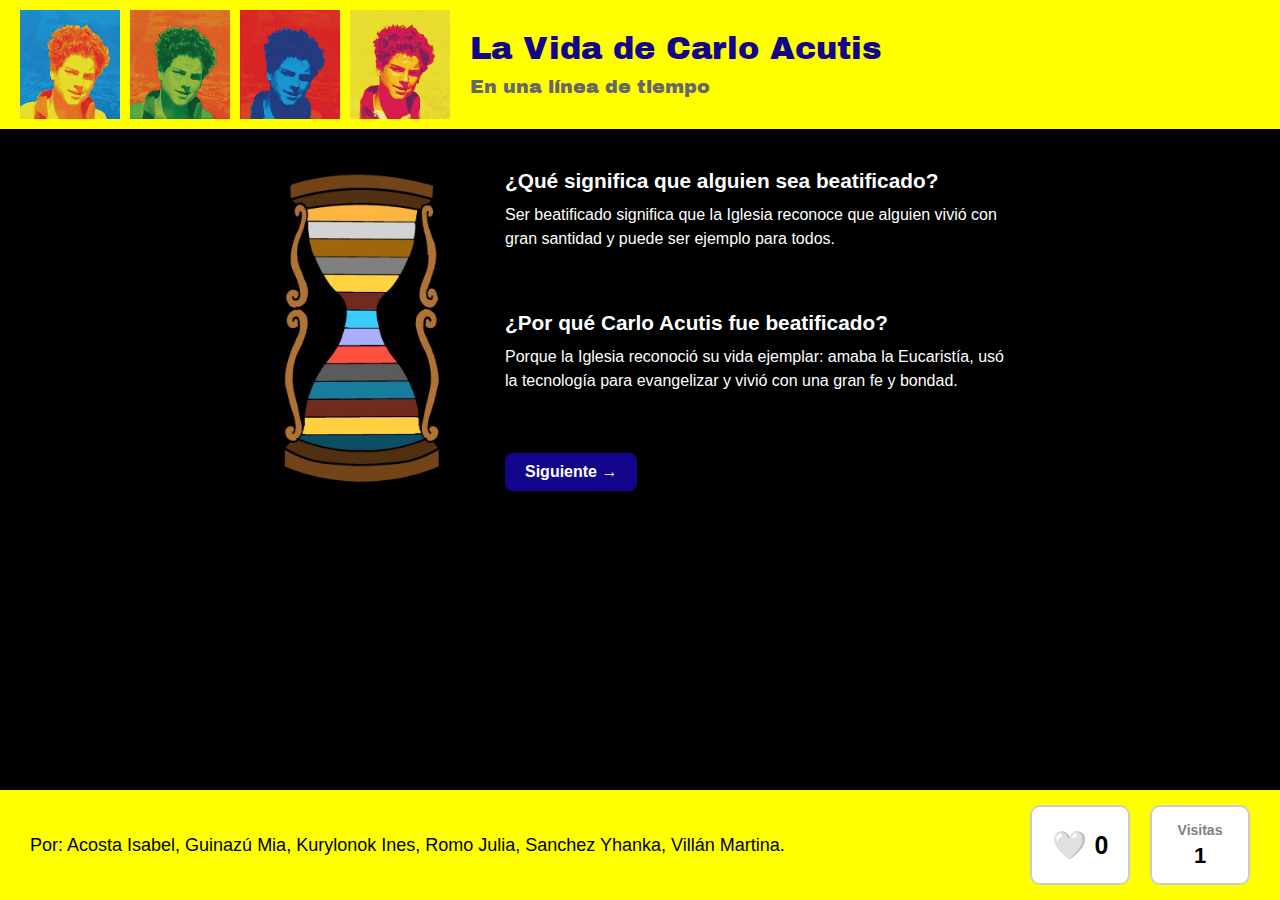
<file: index.html>
<!DOCTYPE html>
<html lang="es">
<head>
  <meta charset="UTF-8">
  <title>La Vida de Carlo Acutis</title>
  <link rel="stylesheet" href="styles.css">
  <link href="https://fonts.googleapis.com/css2?family=Archivo+Black&display=swap" rel="stylesheet">
  <meta name="viewport" content="width=device-width, initial-scale=1.0">
</head>
<body>
  <!-- HEADER -->
  <header>
    <div class="header-content">
      <div class="imagenes-header">
        <img src="c.png" alt="Carlo Acutis 1">
        <img src="ca.png" alt="Carlo Acutis 2">
        <img src="car.png" alt="Carlo Acutis 3">
        <img src="carlo.png" alt="Carlo Acutis 4">
      </div>
      <div class="texto-header">
        <h1>La Vida de Carlo Acutis</h1>
        <h2>En una línea de tiempo</h2>
      </div>
    </div>
  </header>

  <!-- MAIN -->
  <main>
    <div class="container">
      <div class="contenido">
        <img src="reloj.png" alt="Reloj de arena" class="reloj">

        <div class="texto">
          <div class="bloque-texto">
            <h3>¿Qué significa que alguien sea beatificado?</h3>
            <p>Ser beatificado significa que la Iglesia reconoce que alguien vivió con gran santidad y puede ser ejemplo para todos.</p>
          </div>

          <div class="bloque-texto">
            <h3>¿Por qué Carlo Acutis fue beatificado?</h3>
            <p>Porque la Iglesia reconoció su vida ejemplar: amaba la Eucaristía, usó la tecnología para evangelizar y vivió con una gran fe y bondad.</p>
          </div>

          <!-- Botón Siguiente -->
          <div class="boton-siguiente-container">
            <a href="1991.html" class="boton-siguiente">Siguiente →</a>
          </div>
        </div>
      </div>
    </div>
  </main>

  <!-- FOOTER -->
  <footer>
    <div class="footer-content">
      <p class="p-footer">Por: Acosta Isabel, Guinazú Mia, Kurylonok Ines, Romo Julia, Sanchez Yhanka, Villán Martina.</p>
      <div class="footer-like">
        <!-- Cuadro de Likes -->
        <div id="like-button" class="heart-box">
          <span class="heart">🤍</span>
          <span id="like-count" class="count">0</span>
        </div>

        <!-- Cuadro de Visitas -->
        <div id="visit-box" class="visit-box">
          <span class="visit-label">Visitas</span>
          <div class="visit-row">
            <span id="visit-count">0</span>
          </div>
        </div>
      </div>
    </div>
  </footer>

  <!-- SCRIPT -->
  <script>
    document.addEventListener("DOMContentLoaded", function() {
      // Botón de Likes
      const likeButton = document.getElementById('like-button');
      const heart = likeButton.querySelector('.heart');
      const likeCount = likeButton.querySelector('.count');

      let count = 0;
      let liked = false;

      likeButton.addEventListener('click', () => {
        if (!liked) {
          count++;
          heart.textContent = '❤️';
          heart.classList.add('liked');
          liked = true;
        } else {
          count--;
          heart.textContent = '🤍';
          heart.classList.remove('liked');
          liked = false;
        }
        likeCount.textContent = count;
      });

      // Contador de Visitas
      const visitCount = document.getElementById('visit-count');
      let visits = parseInt(localStorage.getItem('visits') || '0');
      visits++;
      localStorage.setItem('visits', visits);
      visitCount.textContent = visits;
    });
  </script>
</body>
</html>
</file>
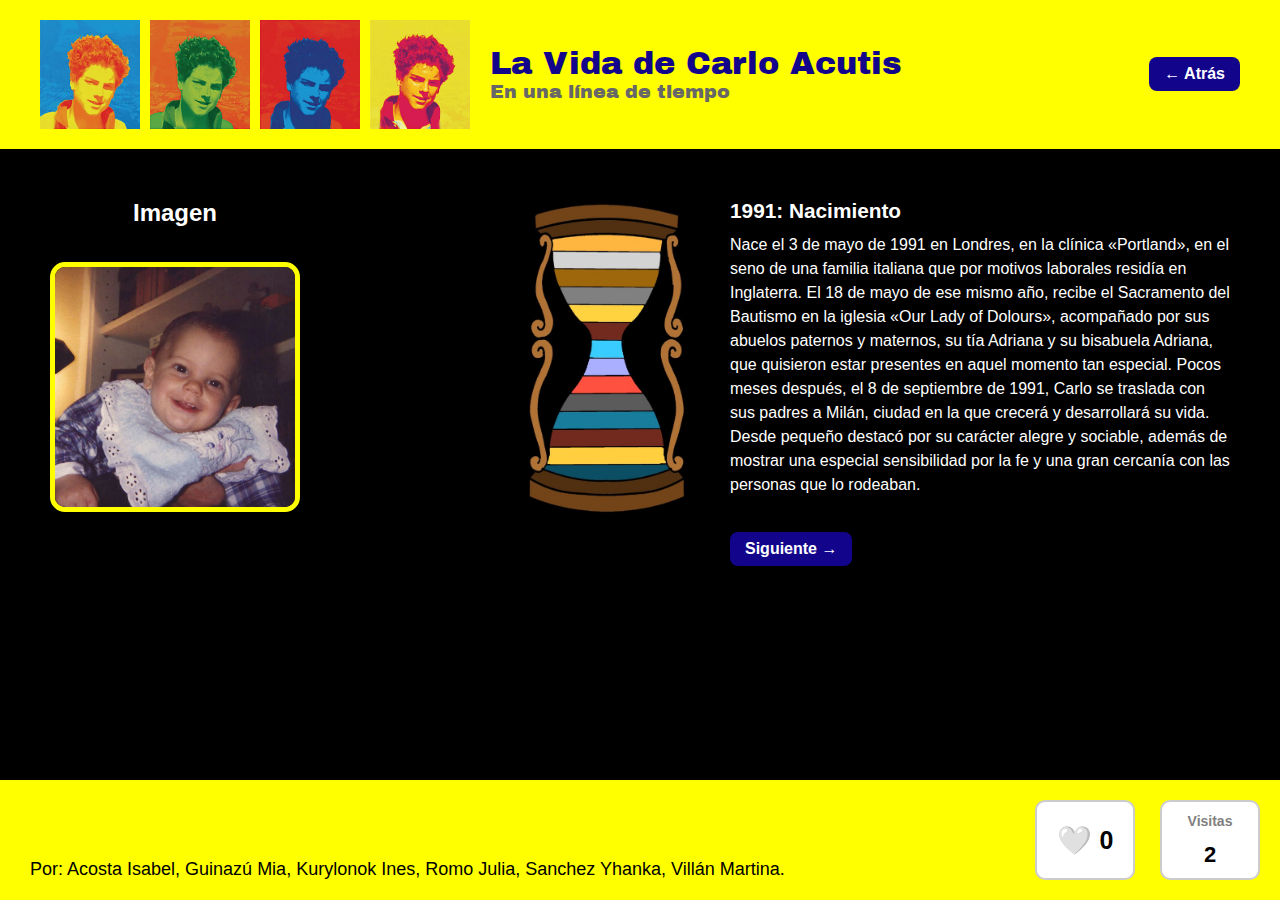
<file: 1991.html>
<!DOCTYPE html>
<html lang="es">
<head>
  <meta charset="UTF-8">
  <title>1991 - La Vida de Carlo Acutis</title>
  <link rel="stylesheet" href="styles.css">
  <link rel="stylesheet" href="1991.css">
  <link href="https://fonts.googleapis.com/css2?family=Archivo+Black&display=swap" rel="stylesheet">
  <meta name="viewport" content="width=device-width, initial-scale=1.0">
</head>
<body>

  <!-- HEADER -->
  <header>
    <div class="header-content">
      <div class="imagenes-header">
        <img src="c.png" alt="Carlo Acutis 1">
        <img src="ca.png" alt="Carlo Acutis 2">
        <img src="car.png" alt="Carlo Acutis 3">
        <img src="carlo.png" alt="Carlo Acutis 4">
      </div>
      <div class="texto-header">
        <h1>La Vida de Carlo Acutis</h1>
        <h2>En una línea de tiempo</h2>
      </div>
      <div class="boton-atras-container">
        <a href="index.html" class="boton-atras">← Atrás</a>
      </div>
    </div>
  </header>

  <!-- CONTENIDO -->
  <main>
    <div class="imagen-texto">

      <!-- BLOQUE IZQUIERDO -->
      <div class="bloque-izquierdo">
        <h3>Imagen</h3>
        <img src="acuti.jpg" alt="Carlo pequeño" class="img-izquierda">
      </div>

      <!-- RELOJ -->
      <img src="reloj.png" alt="Reloj de arena" class="reloj">

      <!-- BLOQUE DERECHO -->
      <div class="texto">
        <div class="bloque-texto">
          <h3>1991: Nacimiento</h3>
          <p>Nace el 3 de mayo de 1991 en Londres, en la clínica «Portland», en el seno de una familia italiana que por motivos laborales residía en Inglaterra.
El 18 de mayo de ese mismo año, recibe el Sacramento del Bautismo en la iglesia «Our Lady of Dolours», acompañado por sus abuelos paternos y maternos, su tía Adriana y su bisabuela Adriana, que quisieron estar presentes en aquel momento tan especial.
Pocos meses después, el 8 de septiembre de 1991, Carlo se traslada con sus padres a Milán, ciudad en la que crecerá y desarrollará su vida. Desde pequeño destacó por su carácter alegre y sociable, además de mostrar una especial sensibilidad por la fe y una gran cercanía con las personas que lo rodeaban.</p>
        </div>
        <div class="boton-siguiente-container">
          <a href="1995.html" class="boton-siguiente">Siguiente →</a>
        </div>
      </div>

    </div>
  </main>

  <!-- FOOTER -->
  <footer>
    <p class="p-footer">Por: Acosta Isabel, Guinazú Mia, Kurylonok Ines, Romo Julia, Sanchez Yhanka, Villán Martina.</p>
    <div class="footer-like">
      <div id="like-button" class="heart-box">
        <span class="heart">🤍</span>
        <span id="like-count" class="count">0</span>
      </div>
      <div id="visit-box" class="visit-box">
        <span class="visit-label">Visitas</span>
        <div class="visit-row">
          <span id="visit-count">0</span>
        </div>
      </div>
    </div>
  </footer>

  <!-- Script -->
  <script>
    document.addEventListener("DOMContentLoaded", function() {
      // Botón de Likes
      const likeButton = document.getElementById('like-button');
      const heart = likeButton.querySelector('.heart');
      const likeCount = likeButton.querySelector('.count');

      let count = 0;
      let liked = false;

      likeButton.addEventListener('click', () => {
        if (!liked) {
          count++;
          heart.textContent = '❤️';
          heart.classList.add('liked');
          liked = true;
        } else {
          count--;
          heart.textContent = '🤍';
          heart.classList.remove('liked');
          liked = false;
        }
        likeCount.textContent = count;
      });

      // Contador de visitas
      const visitCount = document.getElementById('visit-count');
      let visits = parseInt(localStorage.getItem('visits') || '0');
      visits++;
      localStorage.setItem('visits', visits);
      visitCount.textContent = visits;
    });
  </script>

</body>
</html>
</file>
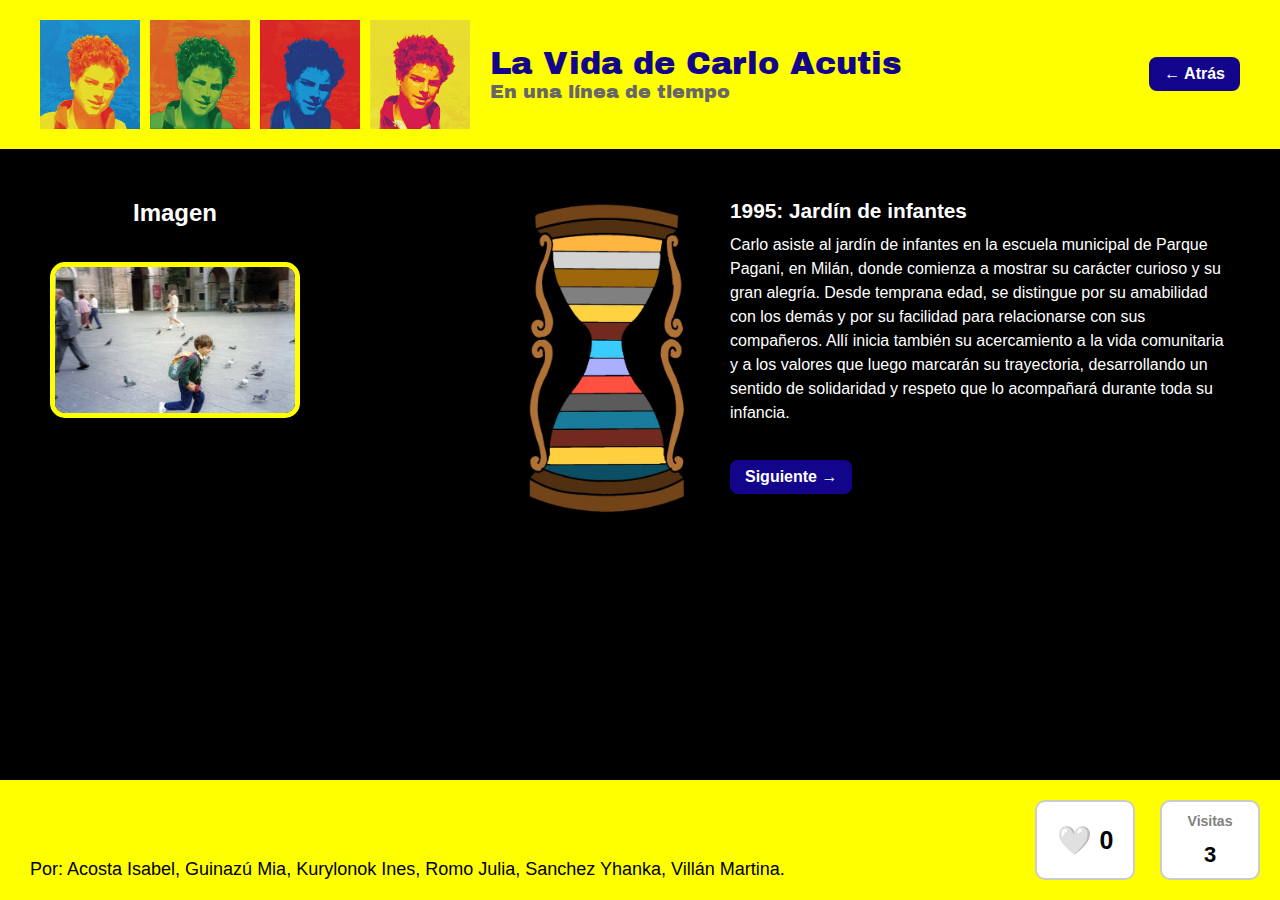
<file: 1995.html>
<!DOCTYPE html>
<html lang="es">
<head>
  <meta charset="UTF-8">
  <title>1995 - La Vida de Carlo Acutis</title>
  <link rel="stylesheet" href="styles.css">
  <link rel="stylesheet" href="1991.css"> <!-- mismo CSS que la anterior página -->
  <link href="https://fonts.googleapis.com/css2?family=Archivo+Black&display=swap" rel="stylesheet">
  <meta name="viewport" content="width=device-width, initial-scale=1.0">
</head>
<body>

  <!-- HEADER -->
  <header>
    <div class="header-content">
      <div class="imagenes-header">
        <img src="c.png" alt="Carlo Acutis 1">
        <img src="ca.png" alt="Carlo Acutis 2">
        <img src="car.png" alt="Carlo Acutis 3">
        <img src="carlo.png" alt="Carlo Acutis 4">
      </div>
      <div class="texto-header">
        <h1>La Vida de Carlo Acutis</h1>
        <h2>En una línea de tiempo</h2>
      </div>
      <div class="boton-atras-container">
        <a href="1991.html" class="boton-atras">← Atrás</a>
      </div>
    </div>
  </header>

  <!-- CONTENIDO -->
  <main>
    <div class="imagen-texto">

      <!-- BLOQUE IZQUIERDO -->
      <div class="bloque-izquierdo">
        <h3>Imagen</h3>
        <img src="cole (3).jpg" alt="Carlo escuela" class="img-izquierda">
      </div>

      <!-- RELOJ -->
      <img src="reloj.png" alt="Reloj de arena" class="reloj">

      <!-- BLOQUE DERECHO -->
      <div class="texto">
        <div class="bloque-texto">
          <h3>1995: Jardín de infantes</h3>
          <p>Carlo asiste al jardín de infantes en la escuela municipal de Parque Pagani, en Milán, donde comienza a mostrar su carácter curioso y su gran alegría. Desde temprana edad, se distingue por su amabilidad con los demás y por su facilidad para relacionarse con sus compañeros. Allí inicia también su acercamiento a la vida comunitaria y a los valores que luego marcarán su trayectoria, desarrollando un sentido de solidaridad y respeto que lo acompañará durante toda su infancia.</p>
        </div>
        <div class="boton-siguiente-container">
          <a href="1997.html" class="boton-siguiente">Siguiente →</a>
        </div>
      </div>

    </div>
  </main>

  <!-- FOOTER -->
  <footer>
    <p class="p-footer">Por: Acosta Isabel, Guinazú Mia, Kurylonok Ines, Romo Julia, Sanchez Yhanka, Villán Martina.</p>
    <div class="footer-like">
      <div id="like-button" class="heart-box">
        <span class="heart">🤍</span>
        <span id="like-count" class="count">0</span>
      </div>
      <div id="visit-box" class="visit-box">
        <span class="visit-label">Visitas</span>
        <div class="visit-row">
          <span id="visit-count">0</span>
        </div>
      </div>
    </div>
  </footer>

  <!-- Script -->
  <script>
    document.addEventListener("DOMContentLoaded", function() {
      // Botón de Likes
      const likeButton = document.getElementById('like-button');
      const heart = likeButton.querySelector('.heart');
      const likeCount = likeButton.querySelector('.count');

      let count = 0;
      let liked = false;

      likeButton.addEventListener('click', () => {
        if (!liked) {
          count++;
          heart.textContent = '❤️';
          heart.classList.add('liked');
          liked = true;
        } else {
          count--;
          heart.textContent = '🤍';
          heart.classList.remove('liked');
          liked = false;
        }
        likeCount.textContent = count;
      });

      // Contador de visitas
      const visitCount = document.getElementById('visit-count');
      let visits = parseInt(localStorage.getItem('visits') || '0');
      visits++;
      localStorage.setItem('visits', visits);
      visitCount.textContent = visits;
    });
  </script>

</body>
</html>
</file>
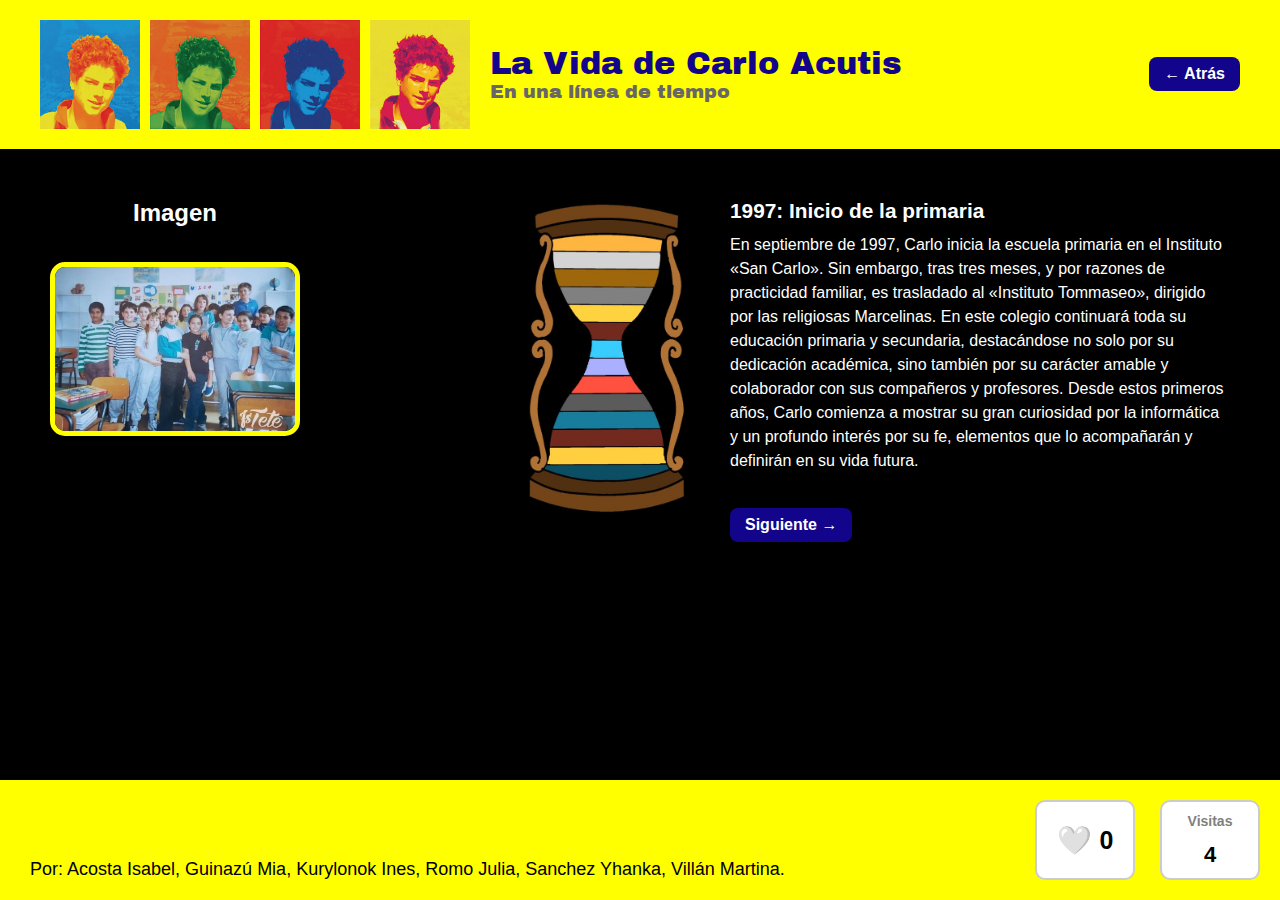
<file: 1997.html>
<!DOCTYPE html>
<html lang="es">
<head>
  <meta charset="UTF-8">
  <title>1997 - La Vida de Carlo Acutis</title>
  <link rel="stylesheet" href="styles.css">
  <link rel="stylesheet" href="1991.css"> <!-- mismo CSS que la anterior página -->
  <link href="https://fonts.googleapis.com/css2?family=Archivo+Black&display=swap" rel="stylesheet">
  <meta name="viewport" content="width=device-width, initial-scale=1.0">
</head>
<body>

  <!-- HEADER -->
  <header>
    <div class="header-content">
      <div class="imagenes-header">
        <img src="c.png" alt="Carlo Acutis 1">
        <img src="ca.png" alt="Carlo Acutis 2">
        <img src="car.png" alt="Carlo Acutis 3">
        <img src="carlo.png" alt="Carlo Acutis 4">
      </div>
      <div class="texto-header">
        <h1>La Vida de Carlo Acutis</h1>
        <h2>En una línea de tiempo</h2>
      </div>
      <div class="boton-atras-container">
        <a href="1995.html" class="boton-atras">← Atrás</a>
      </div>
    </div>
  </header>

  <!-- CONTENIDO -->
  <main>
    <div class="imagen-texto">

      <!-- BLOQUE IZQUIERDO -->
      <div class="bloque-izquierdo">
        <h3>Imagen</h3>
        <img src="School.jpg" alt="Carlo escuela" class="img-izquierda">
      </div>

      <!-- RELOJ -->
      <img src="reloj.png" alt="Reloj de arena" class="reloj">

      <!-- BLOQUE DERECHO -->
      <div class="texto">
        <div class="bloque-texto">
          <h3>1997: Inicio de la primaria</h3>
          <p>En septiembre de 1997, Carlo inicia la escuela primaria en el Instituto «San Carlo». Sin embargo, tras tres meses, y por razones de practicidad familiar, es trasladado al «Instituto Tommaseo», dirigido por las religiosas Marcelinas. En este colegio continuará toda su educación primaria y secundaria, destacándose no solo por su dedicación académica, sino también por su carácter amable y colaborador con sus compañeros y profesores. Desde estos primeros años, Carlo comienza a mostrar su gran curiosidad por la informática y un profundo interés por su fe, elementos que lo acompañarán y definirán en su vida futura.</p>
        </div>
        <div class="boton-siguiente-container">
          <a href="1998.html" class="boton-siguiente">Siguiente →</a>
        </div>
      </div>

    </div>
  </main>

  <!-- FOOTER -->
  <footer>
    <p class="p-footer">Por: Acosta Isabel, Guinazú Mia, Kurylonok Ines, Romo Julia, Sanchez Yhanka, Villán Martina.</p>
    <div class="footer-like">
      <div id="like-button" class="heart-box">
        <span class="heart">🤍</span>
        <span id="like-count" class="count">0</span>
      </div>
      <div id="visit-box" class="visit-box">
        <span class="visit-label">Visitas</span>
        <div class="visit-row">
          <span id="visit-count">0</span>
        </div>
      </div>
    </div>
  </footer>

  <!-- Script -->
  <script>
    document.addEventListener("DOMContentLoaded", function() {
      // Botón de Likes
      const likeButton = document.getElementById('like-button');
      const heart = likeButton.querySelector('.heart');
      const likeCount = likeButton.querySelector('.count');

      let count = 0;
      let liked = false;

      likeButton.addEventListener('click', () => {
        if (!liked) {
          count++;
          heart.textContent = '❤️';
          heart.classList.add('liked');
          liked = true;
        } else {
          count--;
          heart.textContent = '🤍';
          heart.classList.remove('liked');
          liked = false;
        }
        likeCount.textContent = count;
      });

      // Contador de visitas
      const visitCount = document.getElementById('visit-count');
      let visits = parseInt(localStorage.getItem('visits') || '0');
      visits++;
      localStorage.setItem('visits', visits);
      visitCount.textContent = visits;
    });
  </script>

</body>
</html>
</file>
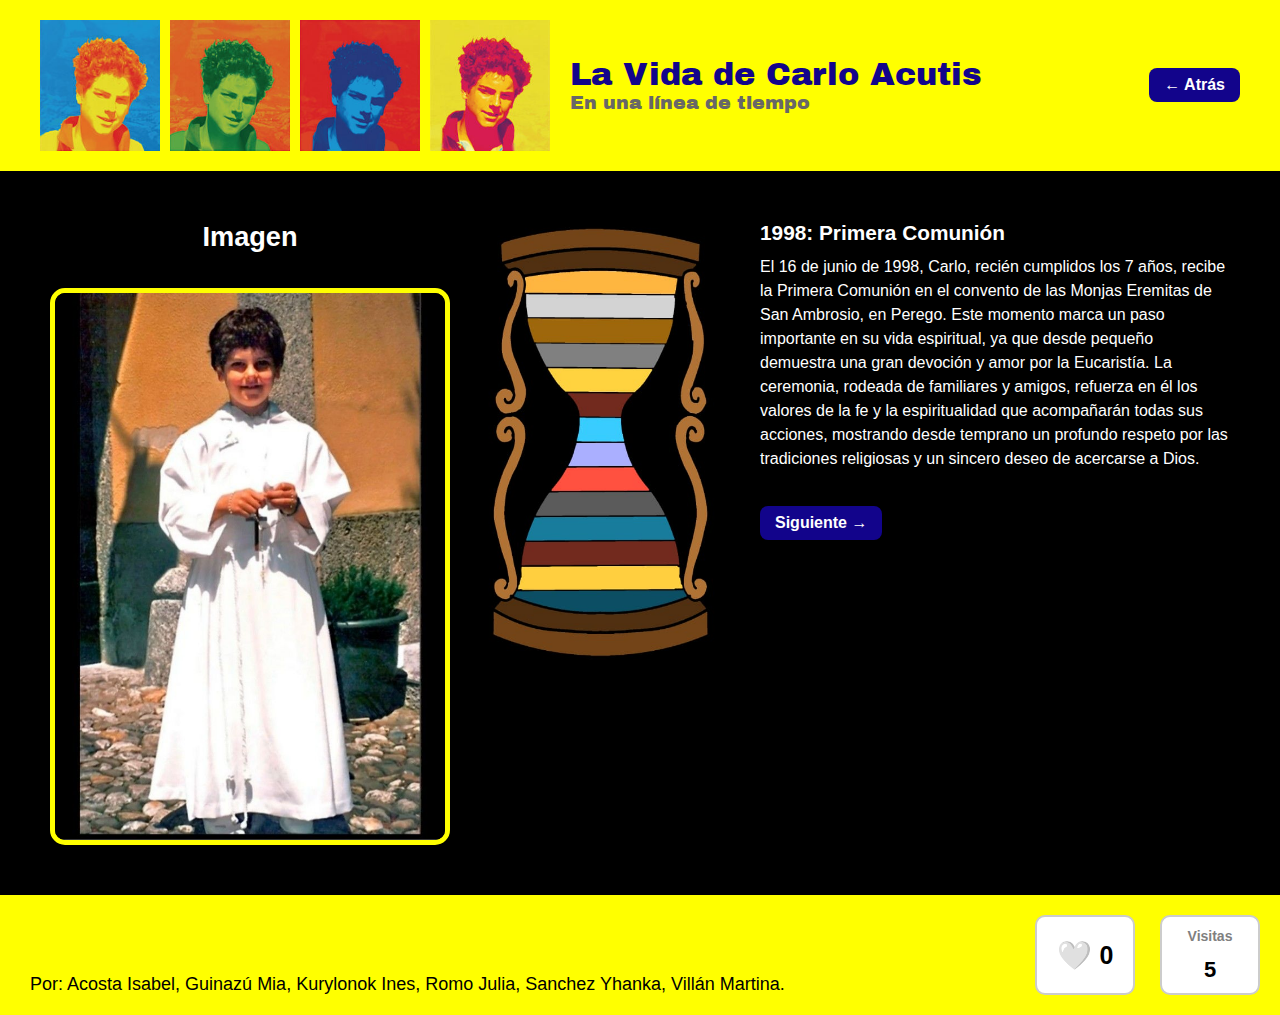
<file: 1998.html>
<!DOCTYPE html>
<html lang="es">
<head>
  <meta charset="UTF-8">
  <title>1998 - La Vida de Carlo Acutis</title>
  <link rel="stylesheet" href="styles.css">
  <link rel="stylesheet" href="1998.css"> <!-- mismo CSS que la anterior página -->
  <link href="https://fonts.googleapis.com/css2?family=Archivo+Black&display=swap" rel="stylesheet">
  <meta name="viewport" content="width=device-width, initial-scale=1.0">
</head>
<body>

  <!-- HEADER -->
  <header>
    <div class="header-content">
      <div class="imagenes-header">
        <img src="c.png" alt="Carlo Acutis 1">
        <img src="ca.png" alt="Carlo Acutis 2">
        <img src="car.png" alt="Carlo Acutis 3">
        <img src="carlo.png" alt="Carlo Acutis 4">
      </div>
      <div class="texto-header">
        <h1>La Vida de Carlo Acutis</h1>
        <h2>En una línea de tiempo</h2>
      </div>
      <div class="boton-atras-container">
        <a href="1997.html" class="boton-atras">← Atrás</a>
      </div>
    </div>
  </header>

  <!-- CONTENIDO -->
  <main>
    <div class="imagen-texto">

      <!-- BLOQUE IZQUIERDO -->
      <div class="bloque-izquierdo">
        <h3>Imagen</h3>
        <img src="comunion.jpg" alt="Carlo escuela" class="img-izquierda">
      </div>

      <!-- RELOJ -->
      <img src="reloj.png" alt="Reloj de arena" class="reloj">

      <!-- BLOQUE DERECHO -->
      <div class="texto">
        <div class="bloque-texto">
          <h3>1998: Primera Comunión</h3>
          <p>El 16 de junio de 1998, Carlo, recién cumplidos los 7 años, recibe la Primera Comunión en el convento de las Monjas Eremitas de San Ambrosio, en Perego. Este momento marca un paso importante en su vida espiritual, ya que desde pequeño demuestra una gran devoción y amor por la Eucaristía. La ceremonia, rodeada de familiares y amigos, refuerza en él los valores de la fe y la espiritualidad que acompañarán todas sus acciones, mostrando desde temprano un profundo respeto por las tradiciones religiosas y un sincero deseo de acercarse a Dios.</p>
        </div>
        <div class="boton-siguiente-container">
          <a href="2003.html" class="boton-siguiente">Siguiente →</a>
        </div>
      </div>

    </div>
  </main>

  <!-- FOOTER -->
  <footer>
    <p class="p-footer">Por: Acosta Isabel, Guinazú Mia, Kurylonok Ines, Romo Julia, Sanchez Yhanka, Villán Martina.</p>
    <div class="footer-like">
      <div id="like-button" class="heart-box">
        <span class="heart">🤍</span>
        <span id="like-count" class="count">0</span>
      </div>
      <div id="visit-box" class="visit-box">
        <span class="visit-label">Visitas</span>
        <div class="visit-row">
          <span id="visit-count">0</span>
        </div>
      </div>
    </div>
  </footer>

  <!-- Script -->
  <script>
    document.addEventListener("DOMContentLoaded", function() {
      // Botón de Likes
      const likeButton = document.getElementById('like-button');
      const heart = likeButton.querySelector('.heart');
      const likeCount = likeButton.querySelector('.count');

      let count = 0;
      let liked = false;

      likeButton.addEventListener('click', () => {
        if (!liked) {
          count++;
          heart.textContent = '❤️';
          heart.classList.add('liked');
          liked = true;
        } else {
          count--;
          heart.textContent = '🤍';
          heart.classList.remove('liked');
          liked = false;
        }
        likeCount.textContent = count;
      });

      // Contador de visitas
      const visitCount = document.getElementById('visit-count');
      let visits = parseInt(localStorage.getItem('visits') || '0');
      visits++;
      localStorage.setItem('visits', visits);
      visitCount.textContent = visits;
    });
  </script>

</body>
</html>
</file>
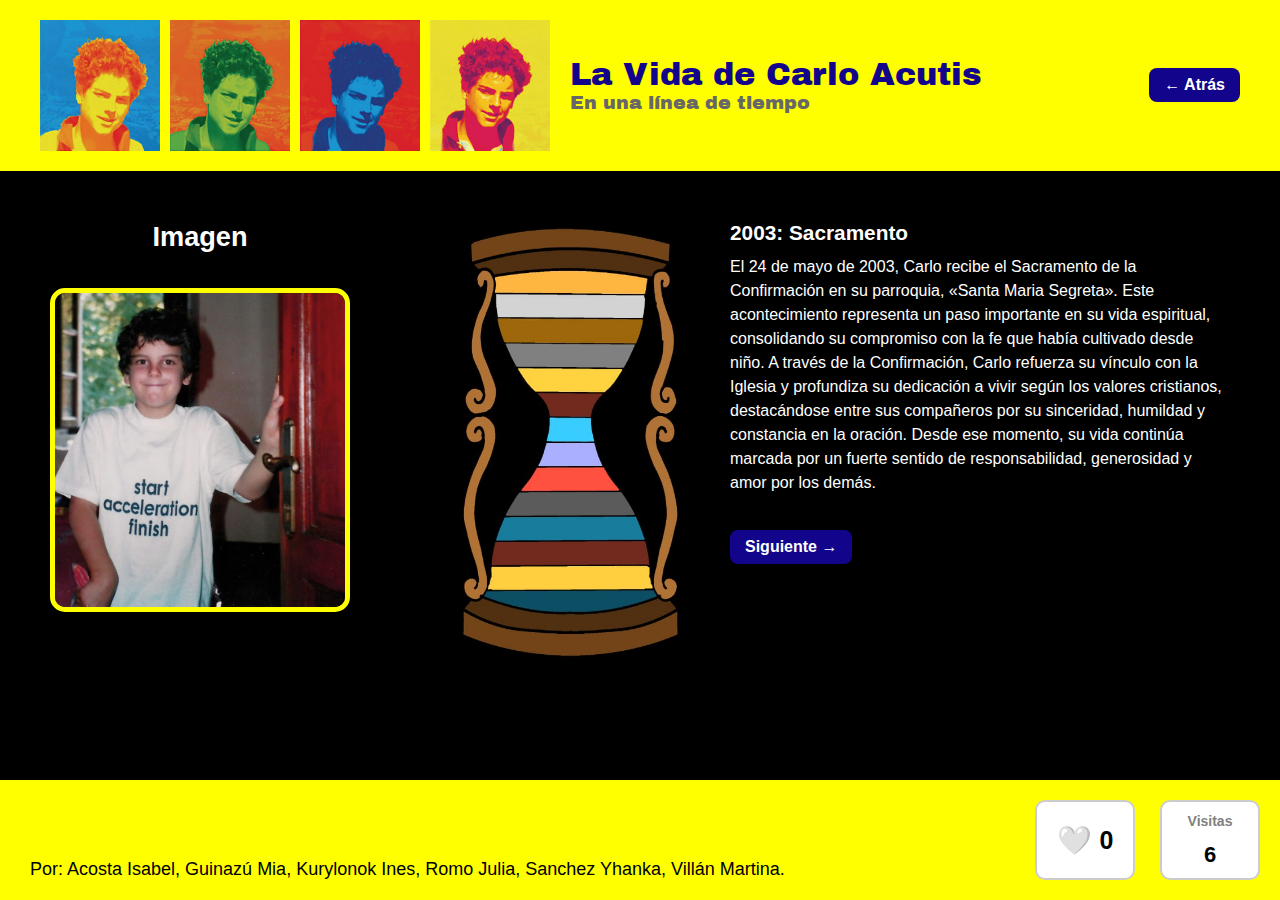
<file: 2003.html>
<!DOCTYPE html>
<html lang="es">
<head>
  <meta charset="UTF-8">
  <title>2003 - La Vida de Carlo Acutis</title>
  <link rel="stylesheet" href="styles.css">
  <link rel="stylesheet" href="2003.css"> <!-- mismo CSS que la anterior página -->
  <link href="https://fonts.googleapis.com/css2?family=Archivo+Black&display=swap" rel="stylesheet">
  <meta name="viewport" content="width=device-width, initial-scale=1.0">
</head>
<body>

  <!-- HEADER -->
  <header>
    <div class="header-content">
      <div class="imagenes-header">
        <img src="c.png" alt="Carlo Acutis 1">
        <img src="ca.png" alt="Carlo Acutis 2">
        <img src="car.png" alt="Carlo Acutis 3">
        <img src="carlo.png" alt="Carlo Acutis 4">
      </div>
      <div class="texto-header">
        <h1>La Vida de Carlo Acutis</h1>
        <h2>En una línea de tiempo</h2>
      </div>
      <div class="boton-atras-container">
        <a href="1998.html" class="boton-atras">← Atrás</a>
      </div>
    </div>
  </header>

  <!-- CONTENIDO -->
  <main>
    <div class="imagen-texto">

      <!-- BLOQUE IZQUIERDO -->
      <div class="bloque-izquierdo">
        <h3>Imagen</h3>
        <img src="Carlo Acutis.jpg" alt="Carlo escuela" class="img-izquierda">
      </div>

      <!-- RELOJ -->
      <img src="reloj.png" alt="Reloj de arena" class="reloj">

      <!-- BLOQUE DERECHO -->
      <div class="texto">
        <div class="bloque-texto">
          <h3>2003: Sacramento</h3>
          <p>El 24 de mayo de 2003, Carlo recibe el Sacramento de la Confirmación en su parroquia, «Santa Maria Segreta». Este acontecimiento representa un paso importante en su vida espiritual, consolidando su compromiso con la fe que había cultivado desde niño. A través de la Confirmación, Carlo refuerza su vínculo con la Iglesia y profundiza su dedicación a vivir según los valores cristianos, destacándose entre sus compañeros por su sinceridad, humildad y constancia en la oración. Desde ese momento, su vida continúa marcada por un fuerte sentido de responsabilidad, generosidad y amor por los demás.</p>
        </div>
        <div class="boton-siguiente-container">
          <a href="2005.html" class="boton-siguiente">Siguiente →</a>
        </div>
      </div>

    </div>
  </main>

  <!-- FOOTER -->
  <footer>
    <p class="p-footer">Por: Acosta Isabel, Guinazú Mia, Kurylonok Ines, Romo Julia, Sanchez Yhanka, Villán Martina.</p>
    <div class="footer-like">
      <div id="like-button" class="heart-box">
        <span class="heart">🤍</span>
        <span id="like-count" class="count">0</span>
      </div>
      <div id="visit-box" class="visit-box">
        <span class="visit-label">Visitas</span>
        <div class="visit-row">
          <span id="visit-count">0</span>
        </div>
      </div>
    </div>
  </footer>

  <!-- Script -->
  <script>
    document.addEventListener("DOMContentLoaded", function() {
      // Botón de Likes
      const likeButton = document.getElementById('like-button');
      const heart = likeButton.querySelector('.heart');
      const likeCount = likeButton.querySelector('.count');

      let count = 0;
      let liked = false;

      likeButton.addEventListener('click', () => {
        if (!liked) {
          count++;
          heart.textContent = '❤️';
          heart.classList.add('liked');
          liked = true;
        } else {
          count--;
          heart.textContent = '🤍';
          heart.classList.remove('liked');
          liked = false;
        }
        likeCount.textContent = count;
      });

      // Contador de visitas
      const visitCount = document.getElementById('visit-count');
      let visits = parseInt(localStorage.getItem('visits') || '0');
      visits++;
      localStorage.setItem('visits', visits);
      visitCount.textContent = visits;
    });
  </script>

</body>
</html>
</file>
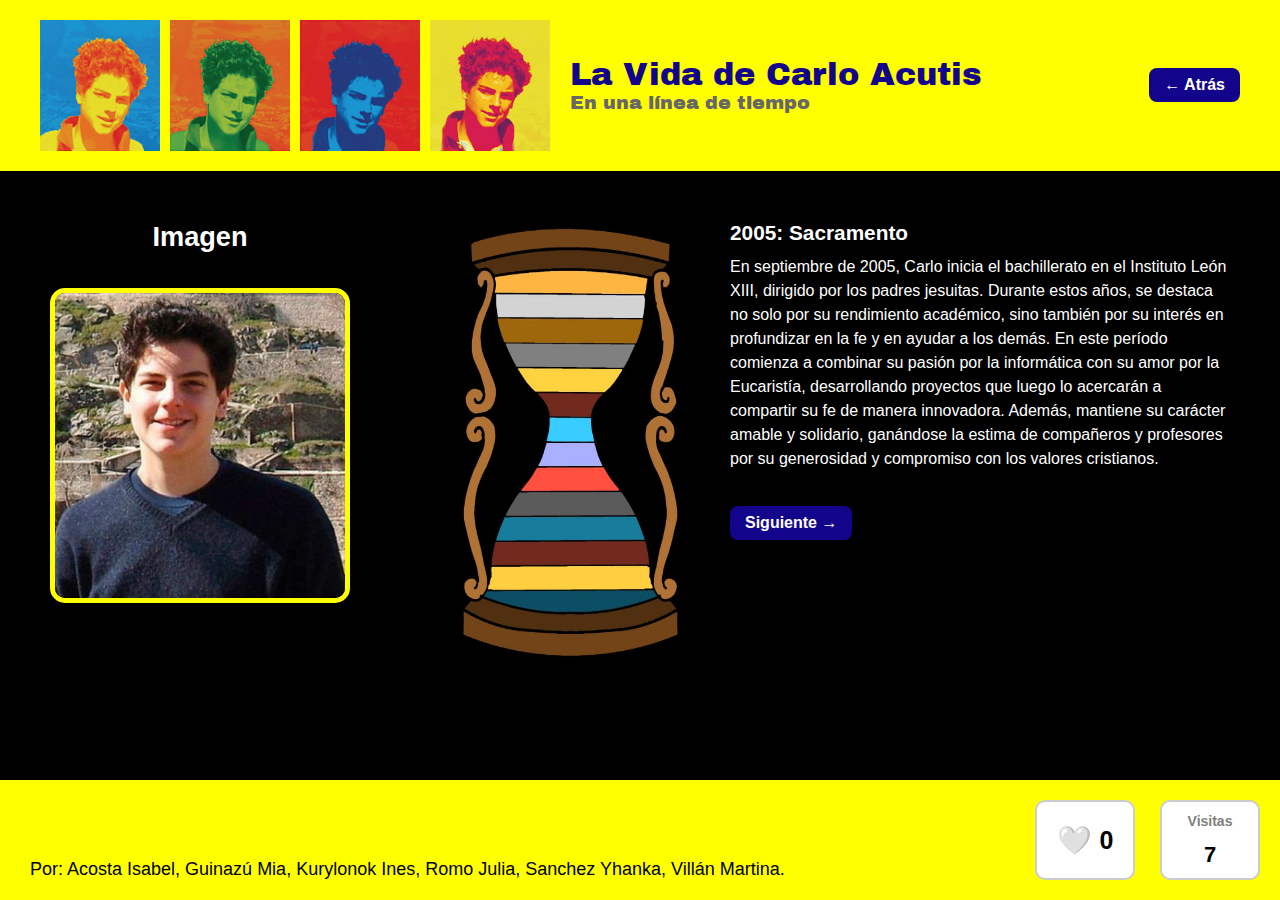
<file: 2005.html>
<!DOCTYPE html>
<html lang="es">
<head>
  <meta charset="UTF-8">
  <title>2005 - La Vida de Carlo Acutis</title>
  <link rel="stylesheet" href="styles.css">
  <link rel="stylesheet" href="2005.css"> <!-- mismo CSS que la anterior página -->
  <link href="https://fonts.googleapis.com/css2?family=Archivo+Black&display=swap" rel="stylesheet">
  <meta name="viewport" content="width=device-width, initial-scale=1.0">
</head>
<body>

  <!-- HEADER -->
  <header>
    <div class="header-content">
      <div class="imagenes-header">
        <img src="c.png" alt="Carlo Acutis 1">
        <img src="ca.png" alt="Carlo Acutis 2">
        <img src="car.png" alt="Carlo Acutis 3">
        <img src="carlo.png" alt="Carlo Acutis 4">
      </div>
      <div class="texto-header">
        <h1>La Vida de Carlo Acutis</h1>
        <h2>En una línea de tiempo</h2>
      </div>
      <div class="boton-atras-container">
        <a href="2003.html" class="boton-atras">← Atrás</a>
      </div>
    </div>
  </header>

  <!-- CONTENIDO -->
  <main>
    <div class="imagen-texto">

      <!-- BLOQUE IZQUIERDO -->
      <div class="bloque-izquierdo">
        <h3>Imagen</h3>
        <img src="14.jpg" alt="Carlo escuela" class="img-izquierda">
      </div>

      <!-- RELOJ -->
      <img src="reloj.png" alt="Reloj de arena" class="reloj">

      <!-- BLOQUE DERECHO -->
      <div class="texto">
        <div class="bloque-texto">
          <h3>2005: Sacramento</h3>
          <p>En septiembre de 2005, Carlo inicia el bachillerato en el Instituto León XIII, dirigido por los padres jesuitas. Durante estos años, se destaca no solo por su rendimiento académico, sino también por su interés en profundizar en la fe y en ayudar a los demás. En este período comienza a combinar su pasión por la informática con su amor por la Eucaristía, desarrollando proyectos que luego lo acercarán a compartir su fe de manera innovadora. Además, mantiene su carácter amable y solidario, ganándose la estima de compañeros y profesores por su generosidad y compromiso con los valores cristianos.</p>
        </div>
        <div class="boton-siguiente-container">
          <a href="2006.html" class="boton-siguiente">Siguiente →</a>
        </div>
      </div>

    </div>
  </main>

  <!-- FOOTER -->
  <footer>
    <p class="p-footer">Por: Acosta Isabel, Guinazú Mia, Kurylonok Ines, Romo Julia, Sanchez Yhanka, Villán Martina.</p>
    <div class="footer-like">
      <div id="like-button" class="heart-box">
        <span class="heart">🤍</span>
        <span id="like-count" class="count">0</span>
      </div>
      <div id="visit-box" class="visit-box">
        <span class="visit-label">Visitas</span>
        <div class="visit-row">
          <span id="visit-count">0</span>
        </div>
      </div>
    </div>
  </footer>

  <!-- Script -->
  <script>
    document.addEventListener("DOMContentLoaded", function() {
      // Botón de Likes
      const likeButton = document.getElementById('like-button');
      const heart = likeButton.querySelector('.heart');
      const likeCount = likeButton.querySelector('.count');

      let count = 0;
      let liked = false;

      likeButton.addEventListener('click', () => {
        if (!liked) {
          count++;
          heart.textContent = '❤️';
          heart.classList.add('liked');
          liked = true;
        } else {
          count--;
          heart.textContent = '🤍';
          heart.classList.remove('liked');
          liked = false;
        }
        likeCount.textContent = count;
      });

      // Contador de visitas
      const visitCount = document.getElementById('visit-count');
      let visits = parseInt(localStorage.getItem('visits') || '0');
      visits++;
      localStorage.setItem('visits', visits);
      visitCount.textContent = visits;
    });
  </script>

</body>
</html>
</file>
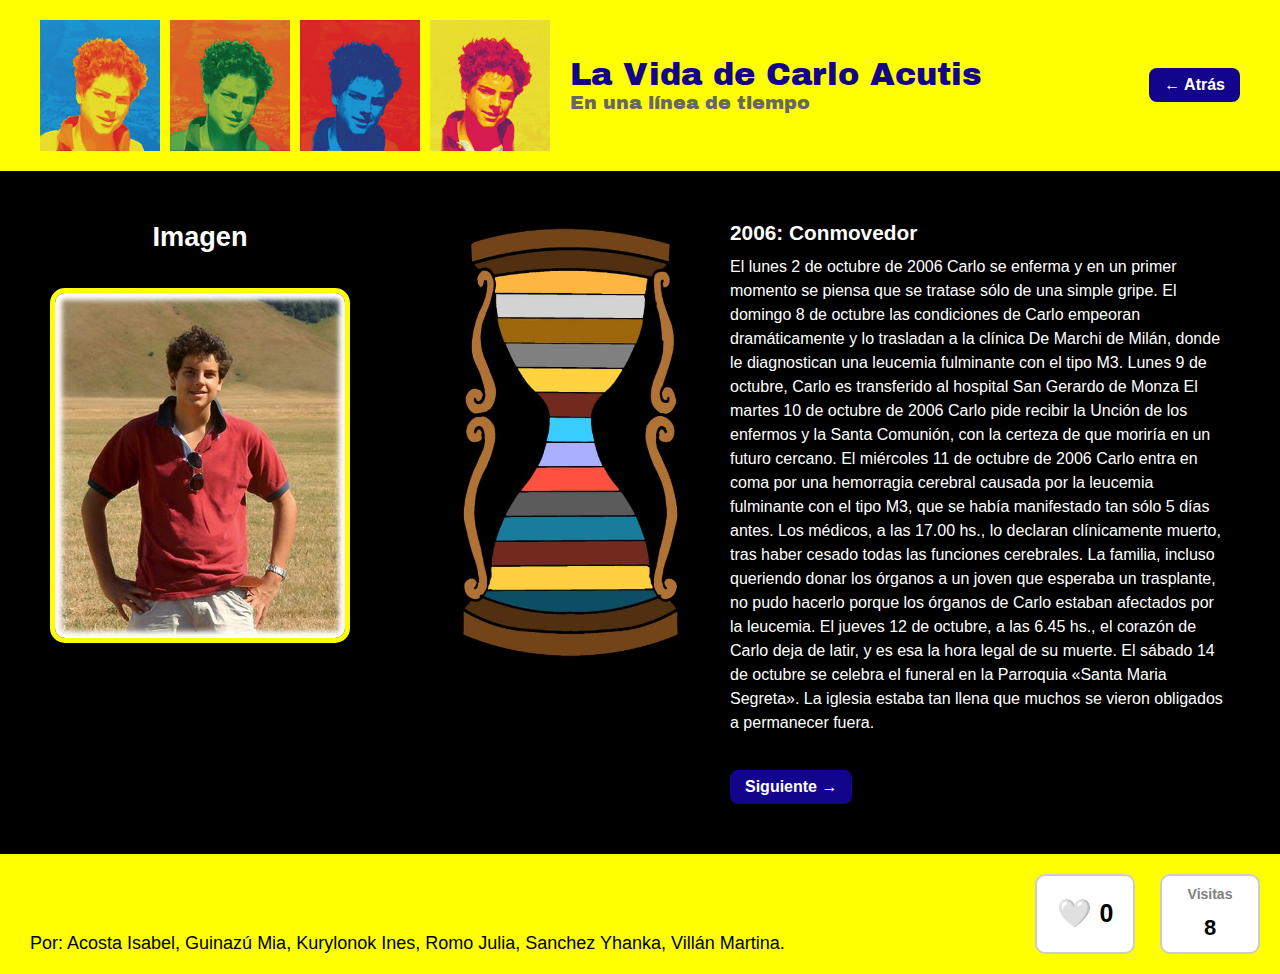
<file: 2006.html>
<!DOCTYPE html>
<html lang="es">
<head>
  <meta charset="UTF-8">
  <title>2006 - La Vida de Carlo Acutis</title>
  <link rel="stylesheet" href="styles.css">
  <link rel="stylesheet" href="2006.css"> <!-- mismo CSS que la anterior página -->
  <link href="https://fonts.googleapis.com/css2?family=Archivo+Black&display=swap" rel="stylesheet">
  <meta name="viewport" content="width=device-width, initial-scale=1.0">
</head>
<body>

  <!-- HEADER -->
  <header>
    <div class="header-content">
      <div class="imagenes-header">
        <img src="c.png" alt="Carlo Acutis 1">
        <img src="ca.png" alt="Carlo Acutis 2">
        <img src="car.png" alt="Carlo Acutis 3">
        <img src="carlo.png" alt="Carlo Acutis 4">
      </div>
      <div class="texto-header">
        <h1>La Vida de Carlo Acutis</h1>
        <h2>En una línea de tiempo</h2>
      </div>
      <div class="boton-atras-container">
        <a href="2005.html" class="boton-atras">← Atrás</a>
      </div>
    </div>
  </header>

  <!-- CONTENIDO -->
  <main>
    <div class="imagen-texto">

      <!-- BLOQUE IZQUIERDO -->
      <div class="bloque-izquierdo">
        <h3>Imagen</h3>
        <img src="beato.jpg" alt="Carlo escuela" class="img-izquierda">
      </div>

      <!-- RELOJ -->
      <img src="reloj.png" alt="Reloj de arena" class="reloj">

      <!-- BLOQUE DERECHO -->
      <div class="texto">
        <div class="bloque-texto">
          <h3>2006: Conmovedor</h3>
          <p> 	El lunes 2 de octubre de 2006 Carlo se enferma y en un primer momento se piensa que se tratase sólo de una simple gripe.
El domingo 8 de octubre las condiciones de Carlo empeoran dramáticamente y lo trasladan a la clínica De Marchi de Milán, donde le diagnostican una leucemia fulminante con el tipo M3.
Lunes 9 de octubre, Carlo es transferido  al hospital San Gerardo de Monza
El martes 10 de octubre de 2006 Carlo pide recibir la Unción de los enfermos y la Santa Comunión, con la certeza de que moriría en un futuro cercano.
El miércoles 11 de octubre de 2006 Carlo entra en coma por una hemorragia cerebral causada por la leucemia fulminante con el tipo M3, que se había manifestado tan sólo 5 días antes. Los médicos, a las 17.00 hs., lo declaran clínicamente muerto, tras haber cesado todas las funciones cerebrales. La familia, incluso queriendo donar los órganos a un joven que esperaba un trasplante, no pudo hacerlo porque los órganos de Carlo estaban afectados por la leucemia.
El jueves 12 de octubre, a las 6.45 hs., el corazón de Carlo deja de latir, y es esa la hora legal de su muerte.
El sábado 14 de octubre se celebra el funeral en la Parroquia «Santa Maria Segreta». La iglesia estaba tan llena que muchos se vieron obligados a permanecer fuera.</p>
        </div>
        <div class="boton-siguiente-container">
          <a href="2007.html" class="boton-siguiente">Siguiente →</a>
        </div>
      </div>

    </div>
  </main>

  <!-- FOOTER -->
  <footer>
    <p class="p-footer">Por: Acosta Isabel, Guinazú Mia, Kurylonok Ines, Romo Julia, Sanchez Yhanka, Villán Martina.</p>
    <div class="footer-like">
      <div id="like-button" class="heart-box">
        <span class="heart">🤍</span>
        <span id="like-count" class="count">0</span>
      </div>
      <div id="visit-box" class="visit-box">
        <span class="visit-label">Visitas</span>
        <div class="visit-row">
          <span id="visit-count">0</span>
        </div>
      </div>
    </div>
  </footer>

  <!-- Script -->
  <script>
    document.addEventListener("DOMContentLoaded", function() {
      // Botón de Likes
      const likeButton = document.getElementById('like-button');
      const heart = likeButton.querySelector('.heart');
      const likeCount = likeButton.querySelector('.count');

      let count = 0;
      let liked = false;

      likeButton.addEventListener('click', () => {
        if (!liked) {
          count++;
          heart.textContent = '❤️';
          heart.classList.add('liked');
          liked = true;
        } else {
          count--;
          heart.textContent = '🤍';
          heart.classList.remove('liked');
          liked = false;
        }
        likeCount.textContent = count;
      });

      // Contador de visitas
      const visitCount = document.getElementById('visit-count');
      let visits = parseInt(localStorage.getItem('visits') || '0');
      visits++;
      localStorage.setItem('visits', visits);
      visitCount.textContent = visits;
    });
  </script>

</body>
</html>
</file>
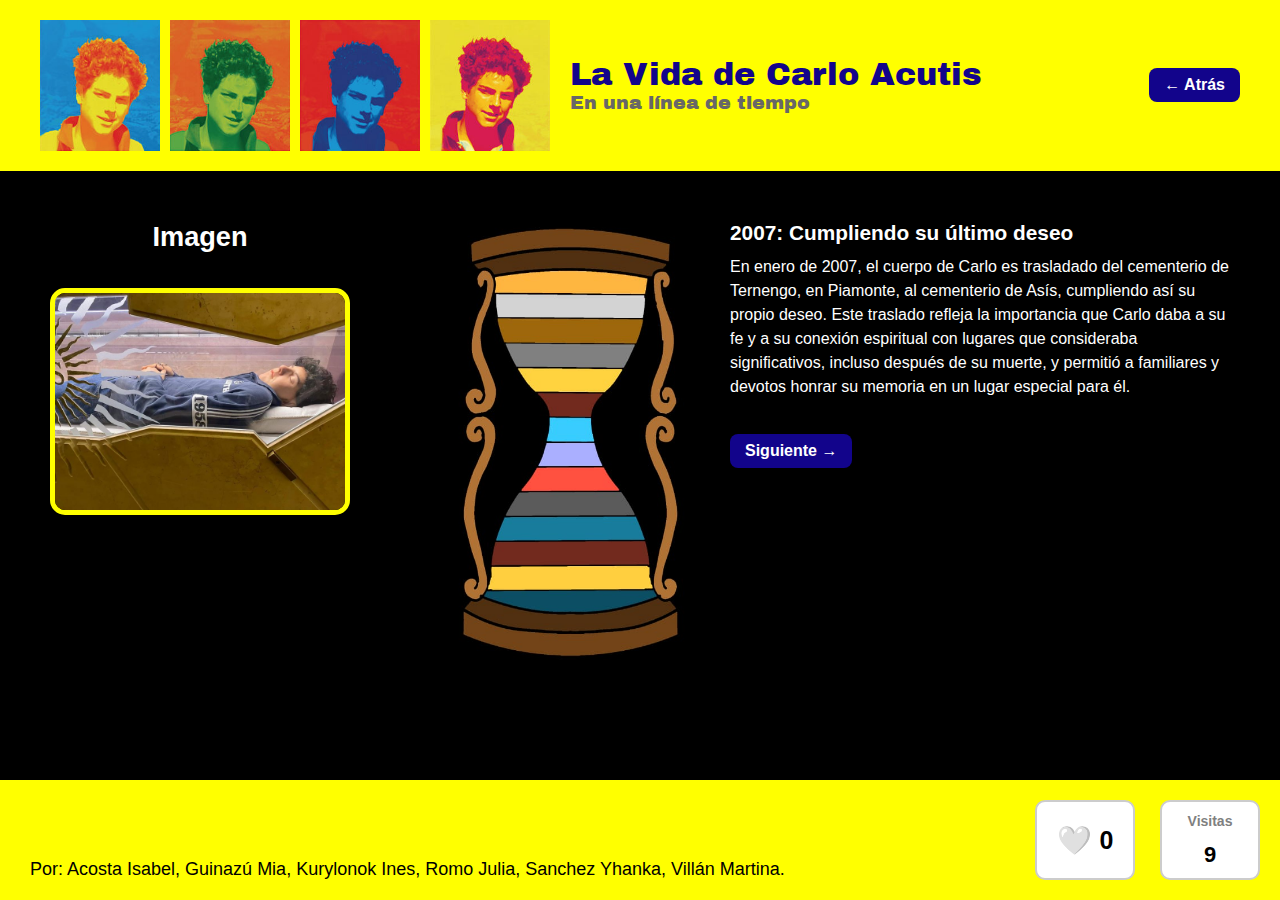
<file: 2007.html>
<!DOCTYPE html>
<html lang="es">
<head>
  <meta charset="UTF-8">
  <title>2007 - La Vida de Carlo Acutis</title>
  <link rel="stylesheet" href="styles.css">
  <link rel="stylesheet" href="2007.css"> <!-- mismo CSS que la anterior página -->
  <link href="https://fonts.googleapis.com/css2?family=Archivo+Black&display=swap" rel="stylesheet">
  <meta name="viewport" content="width=device-width, initial-scale=1.0">
</head>
<body>

  <!-- HEADER -->
  <header>
    <div class="header-content">
      <div class="imagenes-header">
        <img src="c.png" alt="Carlo Acutis 1">
        <img src="ca.png" alt="Carlo Acutis 2">
        <img src="car.png" alt="Carlo Acutis 3">
        <img src="carlo.png" alt="Carlo Acutis 4">
      </div>
      <div class="texto-header">
        <h1>La Vida de Carlo Acutis</h1>
        <h2>En una línea de tiempo</h2>
      </div>
      <div class="boton-atras-container">
        <a href="2006.html" class="boton-atras">← Atrás</a>
      </div>
    </div>
  </header>

  <!-- CONTENIDO -->
  <main>
    <div class="imagen-texto">

      <!-- BLOQUE IZQUIERDO -->
      <div class="bloque-izquierdo">
        <h3>Imagen</h3>
        <img src="cuerpo.jpg" alt="Carlo escuela" class="img-izquierda">
      </div>

      <!-- RELOJ -->
      <img src="reloj.png" alt="Reloj de arena" class="reloj">

      <!-- BLOQUE DERECHO -->
      <div class="texto">
        <div class="bloque-texto">
          <h3>2007: Cumpliendo su último deseo</h3>
          <p>En enero de 2007, el cuerpo de Carlo es trasladado del cementerio de Ternengo, en Piamonte, al cementerio de Asís, cumpliendo así su propio deseo. Este traslado refleja la importancia que Carlo daba a su fe y a su conexión espiritual con lugares que consideraba significativos, incluso después de su muerte, y permitió a familiares y devotos honrar su memoria en un lugar especial para él.</p>
        </div>
        <div class="boton-siguiente-container">
          <a href="2012.html" class="boton-siguiente">Siguiente →</a>
        </div>
      </div>

    </div>
  </main>

  <!-- FOOTER -->
  <footer>
    <p class="p-footer">Por: Acosta Isabel, Guinazú Mia, Kurylonok Ines, Romo Julia, Sanchez Yhanka, Villán Martina.</p>
    <div class="footer-like">
      <div id="like-button" class="heart-box">
        <span class="heart">🤍</span>
        <span id="like-count" class="count">0</span>
      </div>
      <div id="visit-box" class="visit-box">
        <span class="visit-label">Visitas</span>
        <div class="visit-row">
          <span id="visit-count">0</span>
        </div>
      </div>
    </div>
  </footer>

  <!-- Script -->
  <script>
    document.addEventListener("DOMContentLoaded", function() {
      // Botón de Likes
      const likeButton = document.getElementById('like-button');
      const heart = likeButton.querySelector('.heart');
      const likeCount = likeButton.querySelector('.count');

      let count = 0;
      let liked = false;

      likeButton.addEventListener('click', () => {
        if (!liked) {
          count++;
          heart.textContent = '❤️';
          heart.classList.add('liked');
          liked = true;
        } else {
          count--;
          heart.textContent = '🤍';
          heart.classList.remove('liked');
          liked = false;
        }
        likeCount.textContent = count;
      });

      // Contador de visitas
      const visitCount = document.getElementById('visit-count');
      let visits = parseInt(localStorage.getItem('visits') || '0');
      visits++;
      localStorage.setItem('visits', visits);
      visitCount.textContent = visits;
    });
  </script>

</body>
</html>
</file>
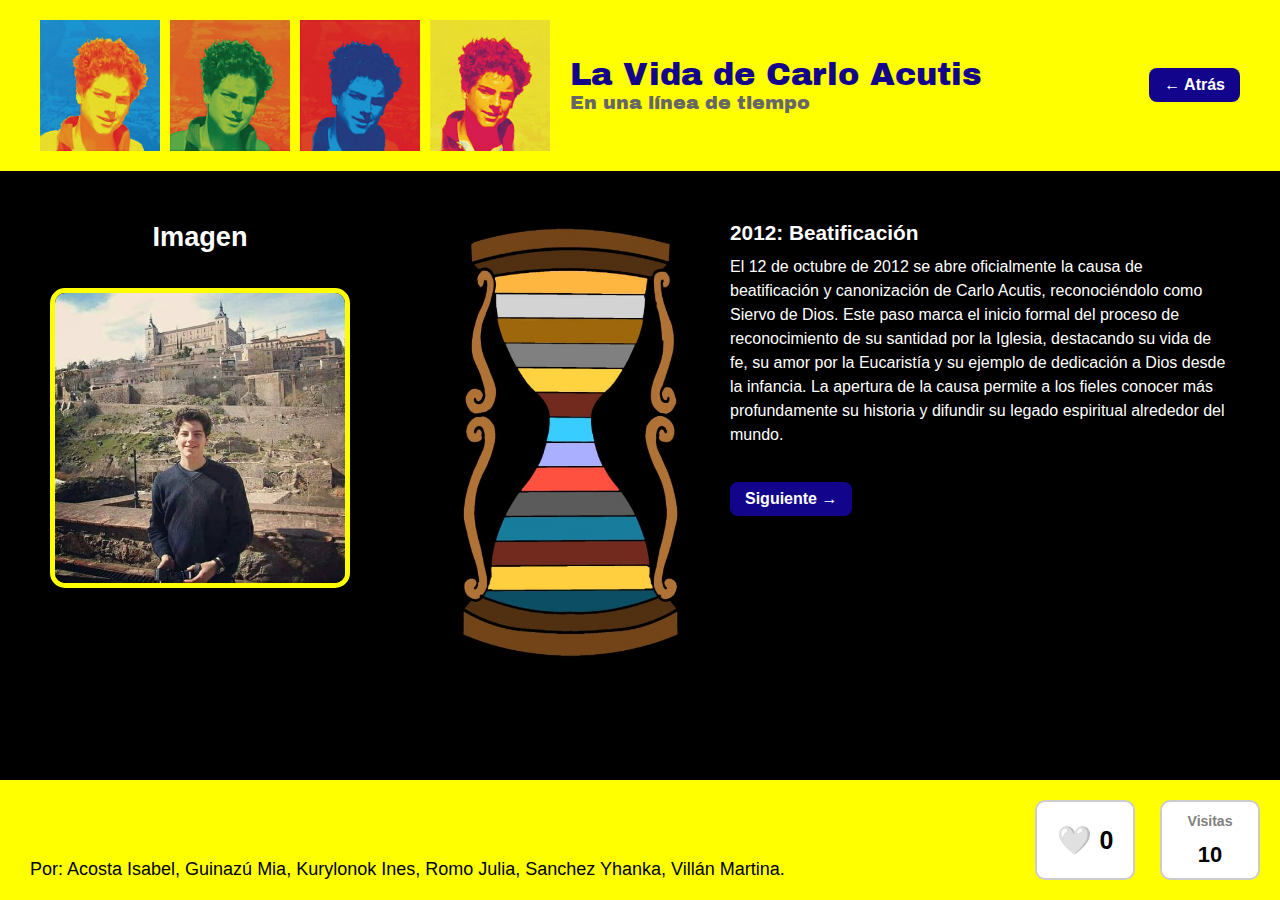
<file: 2012.html>
<!DOCTYPE html>
<html lang="es">
<head>
  <meta charset="UTF-8">
  <title>2012 - La Vida de Carlo Acutis</title>
  <link rel="stylesheet" href="styles.css">
  <link rel="stylesheet" href="2012.css"> <!-- mismo CSS que la anterior página -->
  <link href="https://fonts.googleapis.com/css2?family=Archivo+Black&display=swap" rel="stylesheet">
  <meta name="viewport" content="width=device-width, initial-scale=1.0">
</head>
<body>

  <!-- HEADER -->
  <header>
    <div class="header-content">
      <div class="imagenes-header">
        <img src="c.png" alt="Carlo Acutis 1">
        <img src="ca.png" alt="Carlo Acutis 2">
        <img src="car.png" alt="Carlo Acutis 3">
        <img src="carlo.png" alt="Carlo Acutis 4">
      </div>
      <div class="texto-header">
        <h1>La Vida de Carlo Acutis</h1>
        <h2>En una línea de tiempo</h2>
      </div>
      <div class="boton-atras-container">
        <a href="2007.html" class="boton-atras">← Atrás</a>
      </div>
    </div>
  </header>

  <!-- CONTENIDO -->
  <main>
    <div class="imagen-texto">

      <!-- BLOQUE IZQUIERDO -->
      <div class="bloque-izquierdo">
        <h3>Imagen</h3>
        <img src="especial.jpg" alt="Carlo" class="img-izquierda">
      </div>

      <!-- RELOJ -->
      <img src="reloj.png" alt="Reloj de arena" class="reloj">

      <!-- BLOQUE DERECHO -->
      <div class="texto">
        <div class="bloque-texto">
          <h3>2012: Beatificación</h3>
          <p>El 12 de octubre de 2012 se abre oficialmente la causa de beatificación y canonización de Carlo Acutis, reconociéndolo como Siervo de Dios. Este paso marca el inicio formal del proceso de reconocimiento de su santidad por la Iglesia, destacando su vida de fe, su amor por la Eucaristía y su ejemplo de dedicación a Dios desde la infancia. La apertura de la causa permite a los fieles conocer más profundamente su historia y difundir su legado espiritual alrededor del mundo.</p>
        </div>
        <div class="boton-siguiente-container">
          <a href="2013.html" class="boton-siguiente">Siguiente →</a>
        </div>
      </div>

    </div>
  </main>

  <!-- FOOTER -->
  <footer>
    <p class="p-footer">Por: Acosta Isabel, Guinazú Mia, Kurylonok Ines, Romo Julia, Sanchez Yhanka, Villán Martina.</p>
    <div class="footer-like">
      <div id="like-button" class="heart-box">
        <span class="heart">🤍</span>
        <span id="like-count" class="count">0</span>
      </div>
      <div id="visit-box" class="visit-box">
        <span class="visit-label">Visitas</span>
        <div class="visit-row">
          <span id="visit-count">0</span>
        </div>
      </div>
    </div>
  </footer>

  <!-- Script -->
  <script>
    document.addEventListener("DOMContentLoaded", function() {
      // Botón de Likes
      const likeButton = document.getElementById('like-button');
      const heart = likeButton.querySelector('.heart');
      const likeCount = likeButton.querySelector('.count');

      let count = 0;
      let liked = false;

      likeButton.addEventListener('click', () => {
        if (!liked) {
          count++;
          heart.textContent = '❤️';
          heart.classList.add('liked');
          liked = true;
        } else {
          count--;
          heart.textContent = '🤍';
          heart.classList.remove('liked');
          liked = false;
        }
        likeCount.textContent = count;
      });

      // Contador de visitas
      const visitCount = document.getElementById('visit-count');
      let visits = parseInt(localStorage.getItem('visits') || '0');
      visits++;
      localStorage.setItem('visits', visits);
      visitCount.textContent = visits;
    });
  </script>

</body>
</html>
</file>
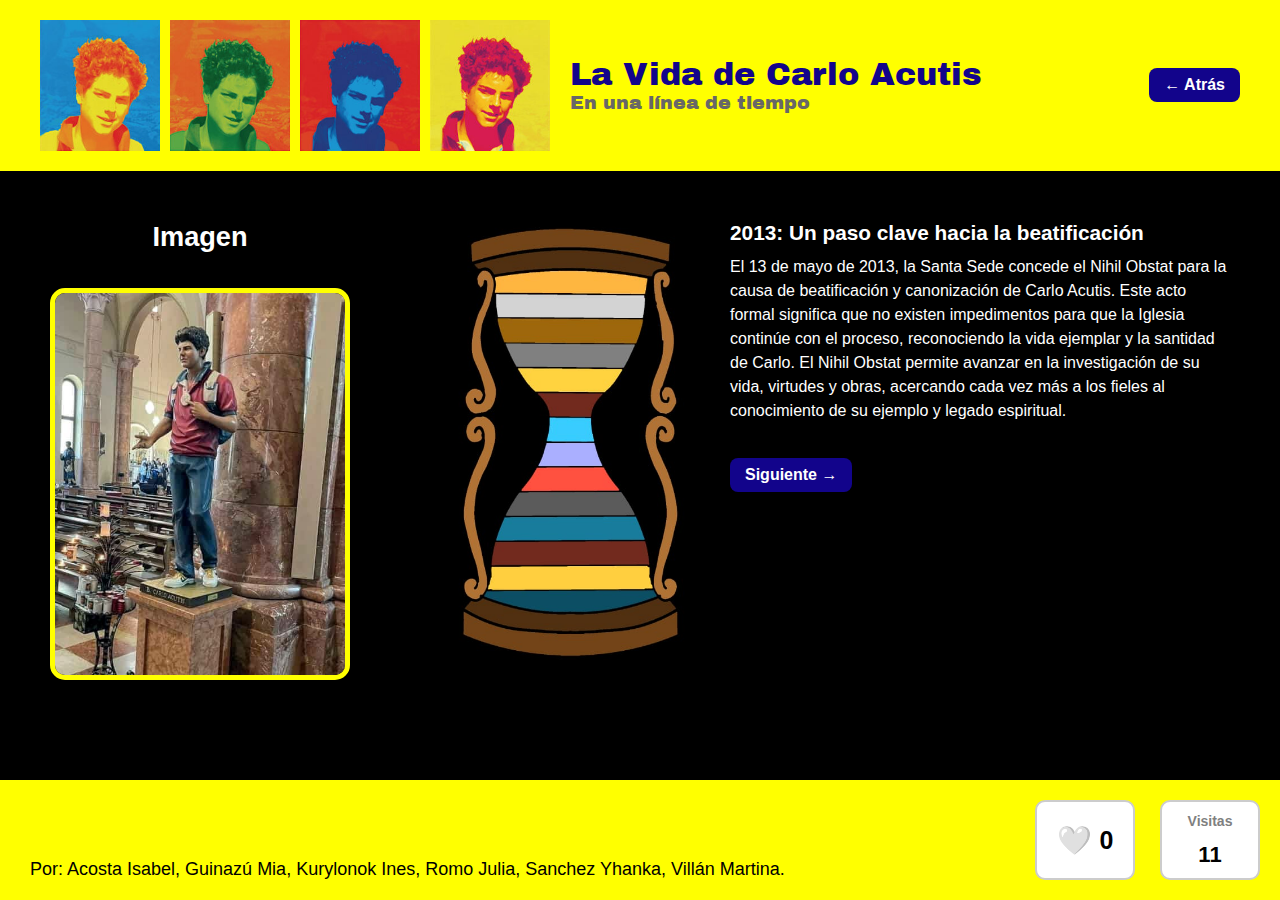
<file: 2013.html>
<!DOCTYPE html>
<html lang="es">
<head>
  <meta charset="UTF-8">
  <title>2013 - La Vida de Carlo Acutis</title>
  <link rel="stylesheet" href="styles.css">
  <link rel="stylesheet" href="2013.css"> <!-- mismo CSS que la anterior página -->
  <link href="https://fonts.googleapis.com/css2?family=Archivo+Black&display=swap" rel="stylesheet">
  <meta name="viewport" content="width=device-width, initial-scale=1.0">
</head>
<body>

  <!-- HEADER -->
  <header>
    <div class="header-content">
      <div class="imagenes-header">
        <img src="c.png" alt="Carlo Acutis 1">
        <img src="ca.png" alt="Carlo Acutis 2">
        <img src="car.png" alt="Carlo Acutis 3">
        <img src="carlo.png" alt="Carlo Acutis 4">
      </div>
      <div class="texto-header">
        <h1>La Vida de Carlo Acutis</h1>
        <h2>En una línea de tiempo</h2>
      </div>
      <div class="boton-atras-container">
        <a href="2012.html" class="boton-atras">← Atrás</a>
      </div>
    </div>
  </header>

  <!-- CONTENIDO -->
  <main>
    <div class="imagen-texto">

      <!-- BLOQUE IZQUIERDO -->
      <div class="bloque-izquierdo">
        <h3>Imagen</h3>
        <img src="Carlo Acutis (1).jpg" alt="Carlo estatua" class="img-izquierda">
      </div>

      <!-- RELOJ -->
      <img src="reloj.png" alt="Reloj de arena" class="reloj">

      <!-- BLOQUE DERECHO -->
      <div class="texto">
        <div class="bloque-texto">
          <h3>2013: Un paso clave hacia la beatificación</h3>
          <p>El 13 de mayo de 2013, la Santa Sede concede el Nihil Obstat para la causa de beatificación y canonización de Carlo Acutis. Este acto formal significa que no existen impedimentos para que la Iglesia continúe con el proceso, reconociendo la vida ejemplar y la santidad de Carlo. El Nihil Obstat permite avanzar en la investigación de su vida, virtudes y obras, acercando cada vez más a los fieles al conocimiento de su ejemplo y legado espiritual.</p>
        </div>
        <div class="boton-siguiente-container">
          <a href="2016.html" class="boton-siguiente">Siguiente →</a>
        </div>
      </div>

    </div>
  </main>

  <!-- FOOTER -->
  <footer>
    <p class="p-footer">Por: Acosta Isabel, Guinazú Mia, Kurylonok Ines, Romo Julia, Sanchez Yhanka, Villán Martina.</p>
    <div class="footer-like">
      <div id="like-button" class="heart-box">
        <span class="heart">🤍</span>
        <span id="like-count" class="count">0</span>
      </div>
      <div id="visit-box" class="visit-box">
        <span class="visit-label">Visitas</span>
        <div class="visit-row">
          <span id="visit-count">0</span>
        </div>
      </div>
    </div>
  </footer>

  <!-- Script -->
  <script>
    document.addEventListener("DOMContentLoaded", function() {
      // Botón de Likes
      const likeButton = document.getElementById('like-button');
      const heart = likeButton.querySelector('.heart');
      const likeCount = likeButton.querySelector('.count');

      let count = 0;
      let liked = false;

      likeButton.addEventListener('click', () => {
        if (!liked) {
          count++;
          heart.textContent = '❤️';
          heart.classList.add('liked');
          liked = true;
        } else {
          count--;
          heart.textContent = '🤍';
          heart.classList.remove('liked');
          liked = false;
        }
        likeCount.textContent = count;
      });

      // Contador de visitas
      const visitCount = document.getElementById('visit-count');
      let visits = parseInt(localStorage.getItem('visits') || '0');
      visits++;
      localStorage.setItem('visits', visits);
      visitCount.textContent = visits;
    });
  </script>

</body>
</html>
</file>
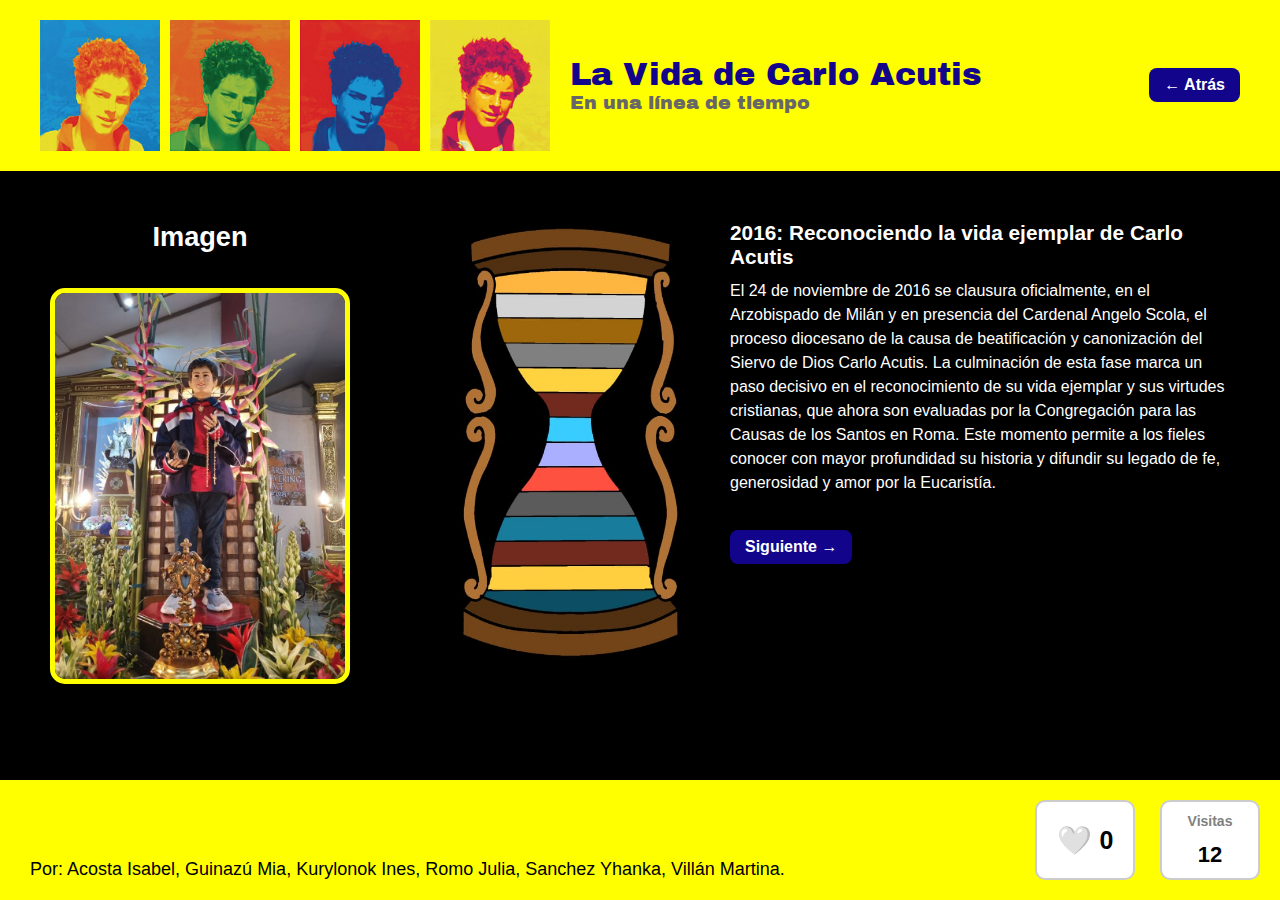
<file: 2016.html>
<!DOCTYPE html>
<html lang="es">
<head>
  <meta charset="UTF-8">
  <title>2016 - La Vida de Carlo Acutis</title>
  <link rel="stylesheet" href="styles.css">
  <link rel="stylesheet" href="2016.css"> <!-- mismo CSS que la anterior página -->
  <link href="https://fonts.googleapis.com/css2?family=Archivo+Black&display=swap" rel="stylesheet">
  <meta name="viewport" content="width=device-width, initial-scale=1.0">
</head>
<body>

  <!-- HEADER -->
  <header>
    <div class="header-content">
      <div class="imagenes-header">
        <img src="c.png" alt="Carlo Acutis 1">
        <img src="ca.png" alt="Carlo Acutis 2">
        <img src="car.png" alt="Carlo Acutis 3">
        <img src="carlo.png" alt="Carlo Acutis 4">
      </div>
      <div class="texto-header">
        <h1>La Vida de Carlo Acutis</h1>
        <h2>En una línea de tiempo</h2>
      </div>
      <div class="boton-atras-container">
        <a href="2013.html" class="boton-atras">← Atrás</a>
      </div>
    </div>
  </header>

  <!-- CONTENIDO -->
  <main>
    <div class="imagen-texto">

      <!-- BLOQUE IZQUIERDO -->
      <div class="bloque-izquierdo">
        <h3>Imagen</h3>
        <img src="B.jpg" alt="Carlo estatua" class="img-izquierda">
      </div>

      <!-- RELOJ -->
      <img src="reloj.png" alt="Reloj de arena" class="reloj">

      <!-- BLOQUE DERECHO -->
      <div class="texto">
        <div class="bloque-texto">
          <h3>2016: Reconociendo la vida ejemplar de Carlo Acutis</h3>
          <p>El 24 de noviembre de 2016 se clausura oficialmente, en el Arzobispado de Milán y en presencia del Cardenal Angelo Scola, el proceso diocesano de la causa de beatificación y canonización del Siervo de Dios Carlo Acutis. La culminación de esta fase marca un paso decisivo en el reconocimiento de su vida ejemplar y sus virtudes cristianas, que ahora son evaluadas por la Congregación para las Causas de los Santos en Roma. Este momento permite a los fieles conocer con mayor profundidad su historia y difundir su legado de fe, generosidad y amor por la Eucaristía.</p>
        </div>
        <div class="boton-siguiente-container">
          <a href="2018.html" class="boton-siguiente">Siguiente →</a>
        </div>
      </div>

    </div>
  </main>

  <!-- FOOTER -->
  <footer>
    <p class="p-footer">Por: Acosta Isabel, Guinazú Mia, Kurylonok Ines, Romo Julia, Sanchez Yhanka, Villán Martina.</p>
    <div class="footer-like">
      <div id="like-button" class="heart-box">
        <span class="heart">🤍</span>
        <span id="like-count" class="count">0</span>
      </div>
      <div id="visit-box" class="visit-box">
        <span class="visit-label">Visitas</span>
        <div class="visit-row">
          <span id="visit-count">0</span>
        </div>
      </div>
    </div>
  </footer>

  <!-- Script -->
  <script>
    document.addEventListener("DOMContentLoaded", function() {
      // Botón de Likes
      const likeButton = document.getElementById('like-button');
      const heart = likeButton.querySelector('.heart');
      const likeCount = likeButton.querySelector('.count');

      let count = 0;
      let liked = false;

      likeButton.addEventListener('click', () => {
        if (!liked) {
          count++;
          heart.textContent = '❤️';
          heart.classList.add('liked');
          liked = true;
        } else {
          count--;
          heart.textContent = '🤍';
          heart.classList.remove('liked');
          liked = false;
        }
        likeCount.textContent = count;
      });

      // Contador de visitas
      const visitCount = document.getElementById('visit-count');
      let visits = parseInt(localStorage.getItem('visits') || '0');
      visits++;
      localStorage.setItem('visits', visits);
      visitCount.textContent = visits;
    });
  </script>

</body>
</html>
</file>
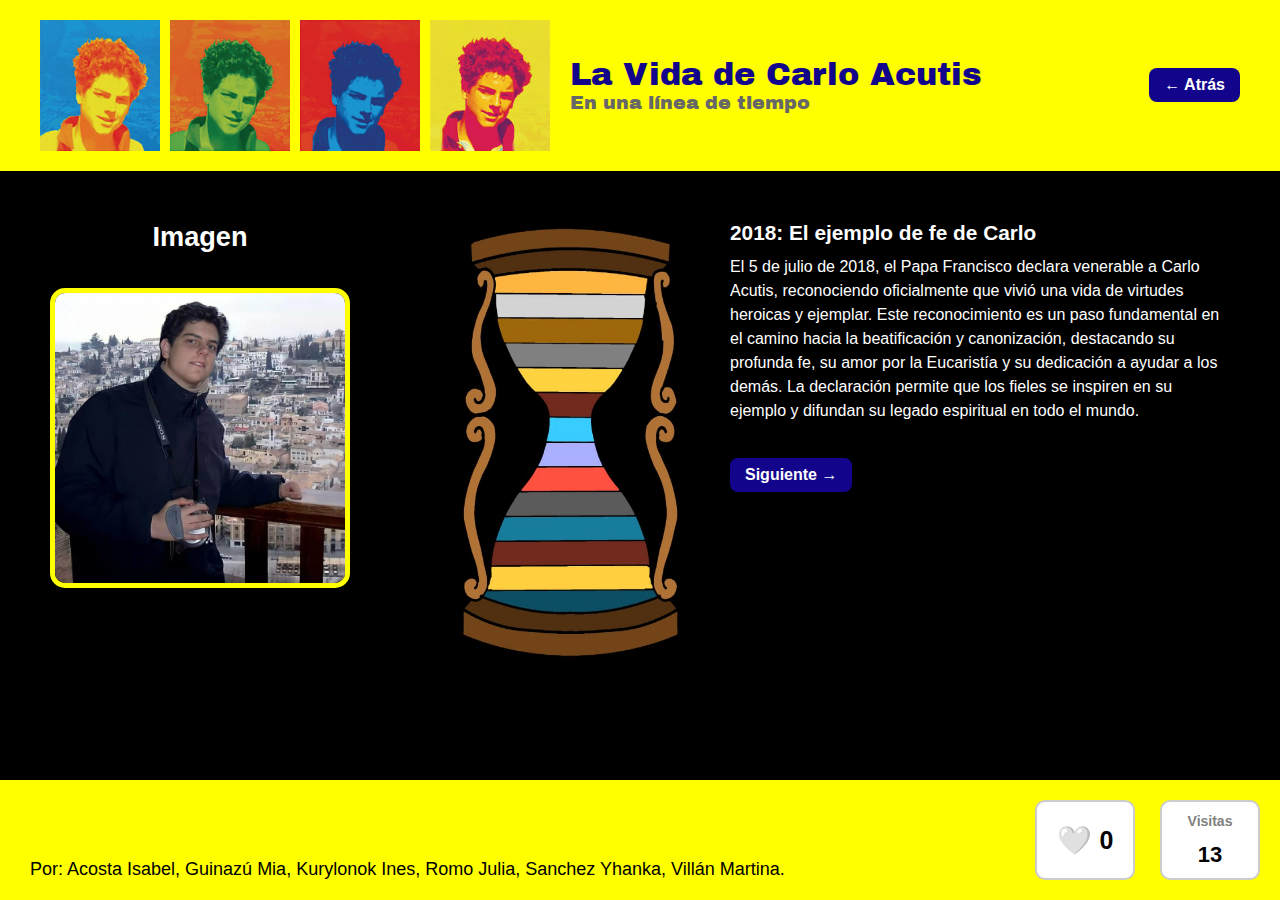
<file: 2018.html>
<!DOCTYPE html>
<html lang="es">
<head>
  <meta charset="UTF-8">
  <title>2018 - La Vida de Carlo Acutis</title>
  <link rel="stylesheet" href="styles.css">
  <link rel="stylesheet" href="2018.css"> <!-- mismo CSS que la anterior página -->
  <link href="https://fonts.googleapis.com/css2?family=Archivo+Black&display=swap" rel="stylesheet">
  <meta name="viewport" content="width=device-width, initial-scale=1.0">
</head>
<body>

  <!-- HEADER -->
  <header>
    <div class="header-content">
      <div class="imagenes-header">
        <img src="c.png" alt="Carlo Acutis 1">
        <img src="ca.png" alt="Carlo Acutis 2">
        <img src="car.png" alt="Carlo Acutis 3">
        <img src="carlo.png" alt="Carlo Acutis 4">
      </div>
      <div class="texto-header">
        <h1>La Vida de Carlo Acutis</h1>
        <h2>En una línea de tiempo</h2>
      </div>
      <div class="boton-atras-container">
        <a href="2016.html" class="boton-atras">← Atrás</a>
      </div>
    </div>
  </header>

  <!-- CONTENIDO -->
  <main>
    <div class="imagen-texto">

      <!-- BLOQUE IZQUIERDO -->
      <div class="bloque-izquierdo">
        <h3>Imagen</h3>
        <img src="cam.jpg" alt="Carlo estatua" class="img-izquierda">
      </div>

      <!-- RELOJ -->
      <img src="reloj.png" alt="Reloj de arena" class="reloj">

      <!-- BLOQUE DERECHO -->
      <div class="texto">
        <div class="bloque-texto">
          <h3>2018: El ejemplo de fe de Carlo</h3>
          <p>El 5 de julio de 2018, el Papa Francisco declara venerable a Carlo Acutis, reconociendo oficialmente que vivió una vida de virtudes heroicas y ejemplar. Este reconocimiento es un paso fundamental en el camino hacia la beatificación y canonización, destacando su profunda fe, su amor por la Eucaristía y su dedicación a ayudar a los demás. La declaración permite que los fieles se inspiren en su ejemplo y difundan su legado espiritual en todo el mundo.</p>
        </div>
        <div class="boton-siguiente-container">
          <a href="2019.html" class="boton-siguiente">Siguiente →</a>
        </div>
      </div>

    </div>
  </main>

  <!-- FOOTER -->
  <footer>
    <p class="p-footer">Por: Acosta Isabel, Guinazú Mia, Kurylonok Ines, Romo Julia, Sanchez Yhanka, Villán Martina.</p>
    <div class="footer-like">
      <div id="like-button" class="heart-box">
        <span class="heart">🤍</span>
        <span id="like-count" class="count">0</span>
      </div>
      <div id="visit-box" class="visit-box">
        <span class="visit-label">Visitas</span>
        <div class="visit-row">
          <span id="visit-count">0</span>
        </div>
      </div>
    </div>
  </footer>

  <!-- Script -->
  <script>
    document.addEventListener("DOMContentLoaded", function() {
      // Botón de Likes
      const likeButton = document.getElementById('like-button');
      const heart = likeButton.querySelector('.heart');
      const likeCount = likeButton.querySelector('.count');

      let count = 0;
      let liked = false;

      likeButton.addEventListener('click', () => {
        if (!liked) {
          count++;
          heart.textContent = '❤️';
          heart.classList.add('liked');
          liked = true;
        } else {
          count--;
          heart.textContent = '🤍';
          heart.classList.remove('liked');
          liked = false;
        }
        likeCount.textContent = count;
      });

      // Contador de visitas
      const visitCount = document.getElementById('visit-count');
      let visits = parseInt(localStorage.getItem('visits') || '0');
      visits++;
      localStorage.setItem('visits', visits);
      visitCount.textContent = visits;
    });
  </script>

</body>
</html>
</file>
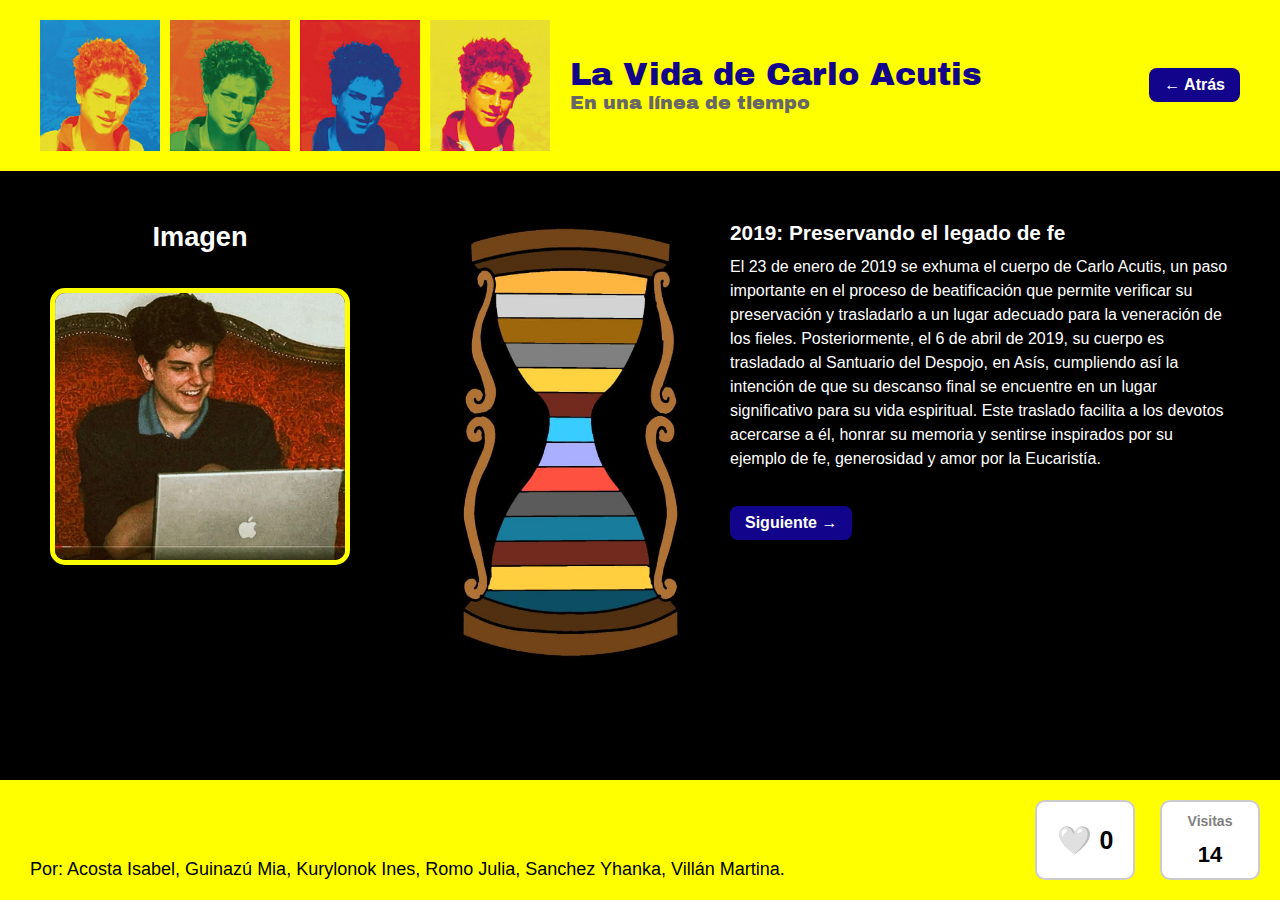
<file: 2019.html>
<!DOCTYPE html>
<html lang="es">
<head>
  <meta charset="UTF-8">
  <title>2019 - La Vida de Carlo Acutis</title>
  <link rel="stylesheet" href="styles.css">
  <link rel="stylesheet" href="2019.css"> <!-- mismo CSS que la anterior página -->
  <link href="https://fonts.googleapis.com/css2?family=Archivo+Black&display=swap" rel="stylesheet">
  <meta name="viewport" content="width=device-width, initial-scale=1.0">
</head>
<body>

  <!-- HEADER -->
  <header>
    <div class="header-content">
      <div class="imagenes-header">
        <img src="c.png" alt="Carlo Acutis 1">
        <img src="ca.png" alt="Carlo Acutis 2">
        <img src="car.png" alt="Carlo Acutis 3">
        <img src="carlo.png" alt="Carlo Acutis 4">
      </div>
      <div class="texto-header">
        <h1>La Vida de Carlo Acutis</h1>
        <h2>En una línea de tiempo</h2>
      </div>
      <div class="boton-atras-container">
        <a href="2018.html" class="boton-atras">← Atrás</a>
      </div>
    </div>
  </header>

  <!-- CONTENIDO -->
  <main>
    <div class="imagen-texto">

      <!-- BLOQUE IZQUIERDO -->
      <div class="bloque-izquierdo">
        <h3>Imagen</h3>
        <img src="carlito.jpg" alt="Carlo" class="img-izquierda">
      </div>

      <!-- RELOJ -->
      <img src="reloj.png" alt="Reloj de arena" class="reloj">

      <!-- BLOQUE DERECHO -->
      <div class="texto">
        <div class="bloque-texto">
          <h3>2019: Preservando el legado de fe</h3>
          <p>El 23 de enero de 2019 se exhuma el cuerpo de Carlo Acutis, un paso importante en el proceso de beatificación que permite verificar su preservación y trasladarlo a un lugar adecuado para la veneración de los fieles. Posteriormente, el 6 de abril de 2019, su cuerpo es trasladado al Santuario del Despojo, en Asís, cumpliendo así la intención de que su descanso final se encuentre en un lugar significativo para su vida espiritual. Este traslado facilita a los devotos acercarse a él, honrar su memoria y sentirse inspirados por su ejemplo de fe, generosidad y amor por la Eucaristía.</p>
        </div>
        <div class="boton-siguiente-container">
          <a href="2020.html" class="boton-siguiente">Siguiente →</a>
        </div>
      </div>

    </div>
  </main>

  <!-- FOOTER -->
  <footer>
    <p class="p-footer">Por: Acosta Isabel, Guinazú Mia, Kurylonok Ines, Romo Julia, Sanchez Yhanka, Villán Martina.</p>
    <div class="footer-like">
      <div id="like-button" class="heart-box">
        <span class="heart">🤍</span>
        <span id="like-count" class="count">0</span>
      </div>
      <div id="visit-box" class="visit-box">
        <span class="visit-label">Visitas</span>
        <div class="visit-row">
          <span id="visit-count">0</span>
        </div>
      </div>
    </div>
  </footer>

  <!-- Script -->
  <script>
    document.addEventListener("DOMContentLoaded", function() {
      // Botón de Likes
      const likeButton = document.getElementById('like-button');
      const heart = likeButton.querySelector('.heart');
      const likeCount = likeButton.querySelector('.count');

      let count = 0;
      let liked = false;

      likeButton.addEventListener('click', () => {
        if (!liked) {
          count++;
          heart.textContent = '❤️';
          heart.classList.add('liked');
          liked = true;
        } else {
          count--;
          heart.textContent = '🤍';
          heart.classList.remove('liked');
          liked = false;
        }
        likeCount.textContent = count;
      });

      // Contador de visitas
      const visitCount = document.getElementById('visit-count');
      let visits = parseInt(localStorage.getItem('visits') || '0');
      visits++;
      localStorage.setItem('visits', visits);
      visitCount.textContent = visits;
    });
  </script>

</body>
</html>
</file>
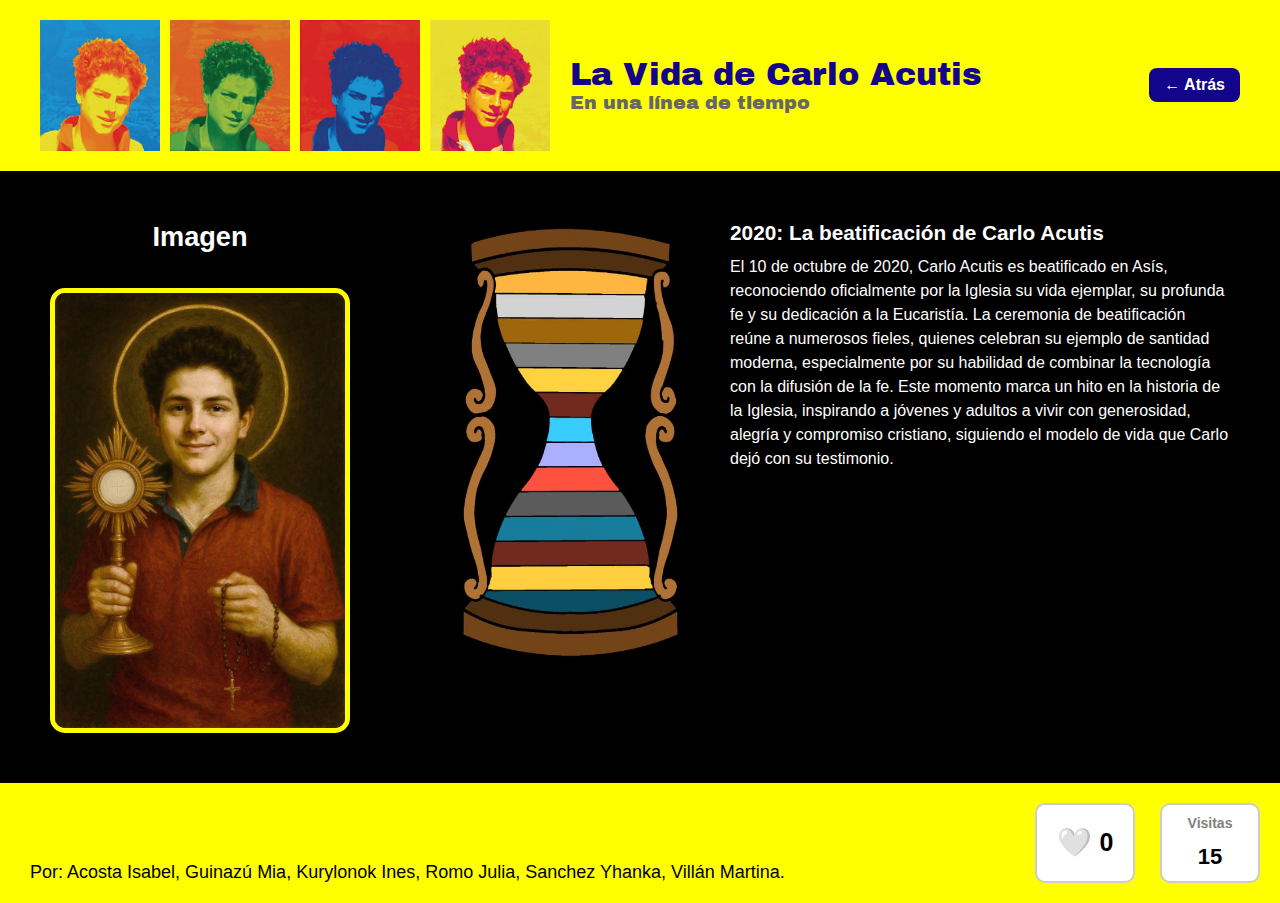
<file: 2020.html>
<!DOCTYPE html>
<html lang="es">
<head>
  <meta charset="UTF-8">
  <title>2020 - La Vida de Carlo Acutis</title>
  <link rel="stylesheet" href="styles.css">
  <link rel="stylesheet" href="2020.css"> <!-- mismo CSS que la anterior página -->
  <link href="https://fonts.googleapis.com/css2?family=Archivo+Black&display=swap" rel="stylesheet">
  <meta name="viewport" content="width=device-width, initial-scale=1.0">
</head>
<body>

  <!-- HEADER -->
  <header>
    <div class="header-content">
      <div class="imagenes-header">
        <img src="c.png" alt="Carlo Acutis 1">
        <img src="ca.png" alt="Carlo Acutis 2">
        <img src="car.png" alt="Carlo Acutis 3">
        <img src="carlo.png" alt="Carlo Acutis 4">
      </div>
      <div class="texto-header">
        <h1>La Vida de Carlo Acutis</h1>
        <h2>En una línea de tiempo</h2>
      </div>
      <div class="boton-atras-container">
        <a href="2019.html" class="boton-atras">← Atrás</a>
      </div>
    </div>
  </header>

  <!-- CONTENIDO -->
  <main>
    <div class="imagen-texto">

      <!-- BLOQUE IZQUIERDO -->
      <div class="bloque-izquierdo">
        <h3>Imagen</h3>
        <img src="chat.jpg" alt="Carlo" class="img-izquierda">
      </div>

      <!-- RELOJ -->
      <img src="reloj.png" alt="Reloj de arena" class="reloj">

      <!-- BLOQUE DERECHO -->
      <div class="texto">
        <div class="bloque-texto">
          <h3>2020: La beatificación de Carlo Acutis</h3>
          <p>El 10 de octubre de 2020, Carlo Acutis es beatificado en Asís, reconociendo oficialmente por la Iglesia su vida ejemplar, su profunda fe y su dedicación a la Eucaristía. La ceremonia de beatificación reúne a numerosos fieles, quienes celebran su ejemplo de santidad moderna, especialmente por su habilidad de combinar la tecnología con la difusión de la fe. Este momento marca un hito en la historia de la Iglesia, inspirando a jóvenes y adultos a vivir con generosidad, alegría y compromiso cristiano, siguiendo el modelo de vida que Carlo dejó con su testimonio.</p>
        </div>

    </div>
  </main>

  <!-- FOOTER -->
  <footer>
    <p class="p-footer">Por: Acosta Isabel, Guinazú Mia, Kurylonok Ines, Romo Julia, Sanchez Yhanka, Villán Martina.</p>
    <div class="footer-like">
      <div id="like-button" class="heart-box">
        <span class="heart">🤍</span>
        <span id="like-count" class="count">0</span>
      </div>
      <div id="visit-box" class="visit-box">
        <span class="visit-label">Visitas</span>
        <div class="visit-row">
          <span id="visit-count">0</span>
        </div>
      </div>
    </div>
  </footer>

  <!-- Script -->
  <script>
    document.addEventListener("DOMContentLoaded", function() {
      // Botón de Likes
      const likeButton = document.getElementById('like-button');
      const heart = likeButton.querySelector('.heart');
      const likeCount = likeButton.querySelector('.count');

      let count = 0;
      let liked = false;

      likeButton.addEventListener('click', () => {
        if (!liked) {
          count++;
          heart.textContent = '❤️';
          heart.classList.add('liked');
          liked = true;
        } else {
          count--;
          heart.textContent = '🤍';
          heart.classList.remove('liked');
          liked = false;
        }
        likeCount.textContent = count;
      });

      // Contador de visitas
      const visitCount = document.getElementById('visit-count');
      let visits = parseInt(localStorage.getItem('visits') || '0');
      visits++;
      localStorage.setItem('visits', visits);
      visitCount.textContent = visits;
    });
  </script>

</body>
</html>
</file>
<file: 1991.css>
/* ==== Estilos específicos para 1991.html ==== */

/* HEADER */
.header-content {
  display: flex;
  align-items: center;
  justify-content: space-between;
  background-color: yellow;
  padding: 10px 20px;
}

.imagenes-header {
  display: flex;
  gap: 10px;
}

.imagenes-header img {
  width: 100px;
  height: auto;
}

.texto-header h1 {
  font-family: "Archivo Black", sans-serif;
  color: #12048b;
  margin: 0;
}

.texto-header h2 {
  font-family: "Archivo Black", sans-serif;
  color: #686767;
  margin: 0;
  font-size: larger;
}

/* Botón Atrás */
.boton-atras-container {
  margin-left: auto;
}

.boton-atras {
  display: inline-block;
  padding: 8px 15px;
  background-color: #12048b;
  color: white;
  text-decoration: none;
  font-weight: bold;
  border-radius: 8px;
  transition: background-color 0.3s, transform 0.2s;
}

.boton-atras:hover {
  background-color: #0e036e;
  transform: scale(1.05);
}

/* CONTENEDOR PRINCIPAL */
.imagen-texto {
  display: flex;
  justify-content: space-between;
  align-items: flex-start;
  gap: 30px;
  margin: 50px;
}

/* BLOQUE IZQUIERDO */
.bloque-izquierdo {
  display: flex;
  flex-direction: column;
  align-items: center;
  gap: 20px;
}

.bloque-izquierdo h3 {
  font-size: 1.5rem;
  font-weight: bold;
  text-align: center;
  color: #ffffff;
  margin-bottom: 15px;
}

/* Primera imagen debajo del subtítulo más grande */
.bloque-izquierdo img:first-of-type {
  width: 250px;
  height: auto;
}

.img-izquierda {
  width: 150px;
  height: auto;
}

.bloque-izquierdo p {
  text-align: center;
  max-width: 200px;
  color: #ffffff;
}

/* RELOJ */
.reloj {
  margin-left: auto;
  margin-right: 0;
  display: block;
}

/* BLOQUE DERECHO */
.texto .bloque-texto {
  margin-bottom: 35px; /* separación extra entre párrafos */
}

.texto h3 {
  font-size: 1.3rem;
  color: white;
}

.texto p {
  color: white;
  line-height: 1.5;
}

/* Botón Siguiente */
.boton-siguiente-container {
  margin-top: 25px;
}

.boton-siguiente {
  display: inline-block;
  padding: 8px 15px;
  background-color: #12048b;
  color: white;
  text-decoration: none;
  font-weight: bold;
  border-radius: 8px;
  transition: background-color 0.3s, transform 0.2s;
}

.boton-siguiente:hover {
  background-color: #0e036e;
  transform: scale(1.05);
}

/* FOOTER */
footer {
  background-color: yellow;
  display: flex;
  justify-content: space-between;
  align-items: flex-end; /* baja los elementos hacia abajo */
  padding: 20px;
}

.p-footer {
  margin: 0;
  margin-left: 10px;  /* pegado a la izquierda */
  font-size: 18px;
  color: black;
}

.footer-like {
  display: flex;
  align-items: flex-end; /* alinea cuadros con el texto */
  gap: 25px;
}

.heart-box,
.visit-box {
  display: flex;
  justify-content: center;
  align-items: center;
  gap: 8px;
  width: 100px;
  height: 80px;
  border: 2px solid #ccc;
  border-radius: 10px;
  background-color: #fff;
}

.heart {
  font-size: 28px;
  transition: color 0.3s;
}

.heart.liked {
  color: red;
}

.count {
  font-size: 25px;
  font-weight: bold;
  color: black;
}

.visit-label {
  font-size: 14px;
  font-weight: bold;
  color: gray; /* texto VISITAS en gris */
}

#visit-count {
  font-weight: bold;
  font-size: 22px;
  color: black;
}

/* ==== EFECTOS PARA LA IMAGEN PRINCIPAL ==== */
.img-izquierda {
  width: 250px;   /* tamaño más grande */
  height: auto;
  border: 5px solid yellow;       /* borde decorativo */
  border-radius: 15px;            /* esquinas redondeadas */
  box-shadow: 0 8px 20px rgba(0,0,0,0.6); /* sombra elegante */
  transition: transform 0.4s ease, filter 0.4s ease;
}

.img-izquierda:hover {
  transform: scale(1.1);           /* zoom al pasar el mouse */
  filter: brightness(1.2);         /* un poco más brillante */
  box-shadow: 0 12px 30px rgba(0,0,0,0.8); /* sombra más fuerte */
}
</file>
<file: 1998.css>
/* ==== Estilos específicos para 1998.html ==== */

/* HEADER */
.header-content {
  display: flex;
  align-items: center;
  justify-content: space-between;
  background-color: yellow;
  padding: 10px 20px;
}

.imagenes-header {
  display: flex;
  gap: 10px;
}

.imagenes-header img {
  width: 120px;
  height: auto;
}

.texto-header h1 {
  font-family: "Archivo Black", sans-serif;
  color: #12048b;
  margin: 0;
}

.texto-header h2 {
  font-family: "Archivo Black", sans-serif;
  color: #686767;
  margin: 0;
  font-size: larger;
}

/* Botón Atrás */
.boton-atras-container {
  margin-left: auto;
}

.boton-atras {
  display: inline-block;
  padding: 8px 15px;
  background-color: #12048b;
  color: white;
  text-decoration: none;
  font-weight: bold;
  border-radius: 8px;
  transition: background-color 0.3s, transform 0.2s;
}

.boton-atras:hover {
  background-color: #0e036e;
  transform: scale(1.05);
}

/* CONTENEDOR PRINCIPAL */
.imagen-texto {
  display: flex;
  justify-content: space-between;
  align-items: flex-start;
  gap: 30px;
  margin: 50px;
}

/* BLOQUE IZQUIERDO */
.bloque-izquierdo {
  display: flex;
  flex-direction: column;
  align-items: center;
  gap: 20px;
}

.bloque-izquierdo h3 {
  font-size: 1.7rem;
  font-weight: bold;
  text-align: center;
  color: #ffffff;
  margin-bottom: 15px;
}

/* Imagen principal más grande con efectos */
.img-izquierda {
  width: 400px;
  height: auto;
  border: 5px solid yellow;
  border-radius: 15px;
  box-shadow: 0 8px 20px rgba(0,0,0,0.6);
  transition: transform 0.4s ease, filter 0.4s ease;
}

.img-izquierda:hover {
  transform: scale(1.1);
  filter: brightness(1.2);
  box-shadow: 0 12px 30px rgba(0,0,0,0.8);
}

.bloque-izquierdo p {
  text-align: center;
  max-width: 200px;
  color: #ffffff;
}

/* RELOJ */
.reloj {
  margin-left: auto;
  margin-right: 0;
  display: block;
  width: 250px;
  height: auto;
}

/* BLOQUE DERECHO */
.texto .bloque-texto {
  margin-bottom: 35px;
}

.texto h3 {
  font-size: 1.3rem;
  color: white;
}

.texto p {
  color: white;
  line-height: 1.5;
}

/* Botón Siguiente */
.boton-siguiente-container {
  margin-top: 25px;
}

.boton-siguiente {
  display: inline-block;
  padding: 8px 15px;
  background-color: #12048b;
  color: white;
  text-decoration: none;
  font-weight: bold;
  border-radius: 8px;
  transition: background-color 0.3s, transform 0.2s;
}

.boton-siguiente:hover {
  background-color: #0e036e;
  transform: scale(1.05);
}

/* FOOTER */
footer {
  background-color: yellow;
  display: flex;
  justify-content: space-between;
  align-items: flex-end;
  padding: 20px;
}

.p-footer {
  margin: 0;
  margin-left: 10px;
  font-size: 18px;
  color: black;
}

.footer-like {
  display: flex;
  align-items: flex-end;
  gap: 25px;
}

.heart-box,
.visit-box {
  display: flex;
  justify-content: center;
  align-items: center;
  gap: 8px;
  width: 100px;
  height: 80px;
  border: 2px solid #ccc;
  border-radius: 10px;
  background-color: #fff;
}

.heart {
  font-size: 28px;
  transition: color 0.3s;
}

.heart.liked {
  color: red;
}

.count {
  font-size: 25px;
  font-weight: bold;
  color: black;
}

.visit-label {
  font-size: 14px;
  font-weight: bold;
  color: gray;
}

#visit-count {
  font-weight: bold;
  font-size: 22px;
  color: black;
}
</file>
<file: 2003.css>
/* ==== Estilos específicos para 1998.html ==== */

/* HEADER */
.header-content {
  display: flex;
  align-items: center;
  justify-content: space-between;
  background-color: yellow;
  padding: 10px 20px;
}

.imagenes-header {
  display: flex;
  gap: 10px;
}

.imagenes-header img {
  width: 120px;
  height: auto;
}

.texto-header h1 {
  font-family: "Archivo Black", sans-serif;
  color: #12048b;
  margin: 0;
}

.texto-header h2 {
  font-family: "Archivo Black", sans-serif;
  color: #686767;
  margin: 0;
  font-size: larger;
}

/* Botón Atrás */
.boton-atras-container {
  margin-left: auto;
}

.boton-atras {
  display: inline-block;
  padding: 8px 15px;
  background-color: #12048b;
  color: white;
  text-decoration: none;
  font-weight: bold;
  border-radius: 8px;
  transition: background-color 0.3s, transform 0.2s;
}

.boton-atras:hover {
  background-color: #0e036e;
  transform: scale(1.05);
}

/* CONTENEDOR PRINCIPAL */
.imagen-texto {
  display: flex;
  justify-content: space-between;
  align-items: flex-start;
  gap: 30px;
  margin: 50px;
}

/* BLOQUE IZQUIERDO */
.bloque-izquierdo {
  display: flex;
  flex-direction: column;
  align-items: center;
  gap: 20px;
}

.bloque-izquierdo h3 {
  font-size: 1.7rem;
  font-weight: bold;
  text-align: center;
  color: #ffffff;
  margin-bottom: 15px;
}

/* Imagen principal más grande con efectos */
.img-izquierda {
  width: 300px;
  height: auto;
  border: 5px solid yellow;
  border-radius: 15px;
  box-shadow: 0 8px 20px rgba(0,0,0,0.6);
  transition: transform 0.4s ease, filter 0.4s ease;
}

.img-izquierda:hover {
  transform: scale(1.1);
  filter: brightness(1.2);
  box-shadow: 0 12px 30px rgba(0,0,0,0.8);
}

.bloque-izquierdo p {
  text-align: center;
  max-width: 200px;
  color: #ffffff;
}

/* RELOJ */
.reloj {
  margin-left: auto;
  margin-right: 0;
  display: block;
  width: 250px;
  height: auto;
}

/* BLOQUE DERECHO */
.texto .bloque-texto {
  margin-bottom: 35px;
}

.texto h3 {
  font-size: 1.3rem;
  color: white;
}

.texto p {
  color: white;
  line-height: 1.5;
}

/* Botón Siguiente */
.boton-siguiente-container {
  margin-top: 25px;
}

.boton-siguiente {
  display: inline-block;
  padding: 8px 15px;
  background-color: #12048b;
  color: white;
  text-decoration: none;
  font-weight: bold;
  border-radius: 8px;
  transition: background-color 0.3s, transform 0.2s;
}

.boton-siguiente:hover {
  background-color: #0e036e;
  transform: scale(1.05);
}

/* FOOTER */
footer {
  background-color: yellow;
  display: flex;
  justify-content: space-between;
  align-items: flex-end;
  padding: 20px;
}

.p-footer {
  margin: 0;
  margin-left: 10px;
  font-size: 18px;
  color: black;
}

.footer-like {
  display: flex;
  align-items: flex-end;
  gap: 25px;
}

.heart-box,
.visit-box {
  display: flex;
  justify-content: center;
  align-items: center;
  gap: 8px;
  width: 100px;
  height: 80px;
  border: 2px solid #ccc;
  border-radius: 10px;
  background-color: #fff;
}

.heart {
  font-size: 28px;
  transition: color 0.3s;
}

.heart.liked {
  color: red;
}

.count {
  font-size: 25px;
  font-weight: bold;
  color: black;
}

.visit-label {
  font-size: 14px;
  font-weight: bold;
  color: gray;
}

#visit-count {
  font-weight: bold;
  font-size: 22px;
  color: black;
}
</file>
<file: 2005.css>
/* ==== Estilos específicos para 1998.html ==== */

/* HEADER */
.header-content {
  display: flex;
  align-items: center;
  justify-content: space-between;
  background-color: yellow;
  padding: 10px 20px;
}

.imagenes-header {
  display: flex;
  gap: 10px;
}

.imagenes-header img {
  width: 120px;
  height: auto;
}

.texto-header h1 {
  font-family: "Archivo Black", sans-serif;
  color: #12048b;
  margin: 0;
}

.texto-header h2 {
  font-family: "Archivo Black", sans-serif;
  color: #686767;
  margin: 0;
  font-size: larger;
}

/* Botón Atrás */
.boton-atras-container {
  margin-left: auto;
}

.boton-atras {
  display: inline-block;
  padding: 8px 15px;
  background-color: #12048b;
  color: white;
  text-decoration: none;
  font-weight: bold;
  border-radius: 8px;
  transition: background-color 0.3s, transform 0.2s;
}

.boton-atras:hover {
  background-color: #0e036e;
  transform: scale(1.05);
}

/* CONTENEDOR PRINCIPAL */
.imagen-texto {
  display: flex;
  justify-content: space-between;
  align-items: flex-start;
  gap: 30px;
  margin: 50px;
}

/* BLOQUE IZQUIERDO */
.bloque-izquierdo {
  display: flex;
  flex-direction: column;
  align-items: center;
  gap: 20px;
}

.bloque-izquierdo h3 {
  font-size: 1.7rem;
  font-weight: bold;
  text-align: center;
  color: #ffffff;
  margin-bottom: 15px;
}

/* Imagen principal más grande con efectos */
.img-izquierda {
  width: 300px;
  height: auto;
  border: 5px solid yellow;
  border-radius: 15px;
  box-shadow: 0 8px 20px rgba(0,0,0,0.6);
  transition: transform 0.4s ease, filter 0.4s ease;
}

.img-izquierda:hover {
  transform: scale(1.1);
  filter: brightness(1.2);
  box-shadow: 0 12px 30px rgba(0,0,0,0.8);
}

.bloque-izquierdo p {
  text-align: center;
  max-width: 200px;
  color: #ffffff;
}

/* RELOJ */
.reloj {
  margin-left: auto;
  margin-right: 0;
  display: block;
  width: 250px;
  height: auto;
}

/* BLOQUE DERECHO */
.texto .bloque-texto {
  margin-bottom: 35px;
}

.texto h3 {
  font-size: 1.3rem;
  color: white;
}

.texto p {
  color: white;
  line-height: 1.5;
}

/* Botón Siguiente */
.boton-siguiente-container {
  margin-top: 25px;
}

.boton-siguiente {
  display: inline-block;
  padding: 8px 15px;
  background-color: #12048b;
  color: white;
  text-decoration: none;
  font-weight: bold;
  border-radius: 8px;
  transition: background-color 0.3s, transform 0.2s;
}

.boton-siguiente:hover {
  background-color: #0e036e;
  transform: scale(1.05);
}

/* FOOTER */
footer {
  background-color: yellow;
  display: flex;
  justify-content: space-between;
  align-items: flex-end;
  padding: 20px;
}

.p-footer {
  margin: 0;
  margin-left: 10px;
  font-size: 18px;
  color: black;
}

.footer-like {
  display: flex;
  align-items: flex-end;
  gap: 25px;
}

.heart-box,
.visit-box {
  display: flex;
  justify-content: center;
  align-items: center;
  gap: 8px;
  width: 100px;
  height: 80px;
  border: 2px solid #ccc;
  border-radius: 10px;
  background-color: #fff;
}

.heart {
  font-size: 28px;
  transition: color 0.3s;
}

.heart.liked {
  color: red;
}

.count {
  font-size: 25px;
  font-weight: bold;
  color: black;
}

.visit-label {
  font-size: 14px;
  font-weight: bold;
  color: gray;
}

#visit-count {
  font-weight: bold;
  font-size: 22px;
  color: black;
}
</file>
<file: 2006.css>
/* ==== Estilos específicos para 1998.html ==== */

/* HEADER */
.header-content {
  display: flex;
  align-items: center;
  justify-content: space-between;
  background-color: yellow;
  padding: 10px 20px;
}

.imagenes-header {
  display: flex;
  gap: 10px;
}

.imagenes-header img {
  width: 120px;
  height: auto;
}

.texto-header h1 {
  font-family: "Archivo Black", sans-serif;
  color: #12048b;
  margin: 0;
}

.texto-header h2 {
  font-family: "Archivo Black", sans-serif;
  color: #686767;
  margin: 0;
  font-size: larger;
}

/* Botón Atrás */
.boton-atras-container {
  margin-left: auto;
}

.boton-atras {
  display: inline-block;
  padding: 8px 15px;
  background-color: #12048b;
  color: white;
  text-decoration: none;
  font-weight: bold;
  border-radius: 8px;
  transition: background-color 0.3s, transform 0.2s;
}

.boton-atras:hover {
  background-color: #0e036e;
  transform: scale(1.05);
}

/* CONTENEDOR PRINCIPAL */
.imagen-texto {
  display: flex;
  justify-content: space-between;
  align-items: flex-start;
  gap: 30px;
  margin: 50px;
}

/* BLOQUE IZQUIERDO */
.bloque-izquierdo {
  display: flex;
  flex-direction: column;
  align-items: center;
  gap: 20px;
}

.bloque-izquierdo h3 {
  font-size: 1.7rem;
  font-weight: bold;
  text-align: center;
  color: #ffffff;
  margin-bottom: 15px;
}

/* Imagen principal más grande con efectos */
.img-izquierda {
  width: 300px;
  height: auto;
  border: 5px solid yellow;
  border-radius: 15px;
  box-shadow: 0 8px 20px rgba(0,0,0,0.6);
  transition: transform 0.4s ease, filter 0.4s ease;
}

.img-izquierda:hover {
  transform: scale(1.1);
  filter: brightness(1.2);
  box-shadow: 0 12px 30px rgba(0,0,0,0.8);
}

.bloque-izquierdo p {
  text-align: center;
  max-width: 200px;
  color: #ffffff;
}

/* RELOJ */
.reloj {
  margin-left: auto;
  margin-right: 0;
  display: block;
  width: 250px;
  height: auto;
}

/* BLOQUE DERECHO */
.texto .bloque-texto {
  margin-bottom: 35px;
}

.texto h3 {
  font-size: 1.3rem;
  color: white;
}

.texto p {
  color: white;
  line-height: 1.5;
}

/* Botón Siguiente */
.boton-siguiente-container {
  margin-top: 25px;
}

.boton-siguiente {
  display: inline-block;
  padding: 8px 15px;
  background-color: #12048b;
  color: white;
  text-decoration: none;
  font-weight: bold;
  border-radius: 8px;
  transition: background-color 0.3s, transform 0.2s;
}

.boton-siguiente:hover {
  background-color: #0e036e;
  transform: scale(1.05);
}

/* FOOTER */
footer {
  background-color: yellow;
  display: flex;
  justify-content: space-between;
  align-items: flex-end;
  padding: 20px;
}

.p-footer {
  margin: 0;
  margin-left: 10px;
  font-size: 18px;
  color: black;
}

.footer-like {
  display: flex;
  align-items: flex-end;
  gap: 25px;
}

.heart-box,
.visit-box {
  display: flex;
  justify-content: center;
  align-items: center;
  gap: 8px;
  width: 100px;
  height: 80px;
  border: 2px solid #ccc;
  border-radius: 10px;
  background-color: #fff;
}

.heart {
  font-size: 28px;
  transition: color 0.3s;
}

.heart.liked {
  color: red;
}

.count {
  font-size: 25px;
  font-weight: bold;
  color: black;
}

.visit-label {
  font-size: 14px;
  font-weight: bold;
  color: gray;
}

#visit-count {
  font-weight: bold;
  font-size: 22px;
  color: black;
}
</file>
<file: 2007.css>
/* ==== Estilos específicos para 1998.html ==== */

/* HEADER */
.header-content {
  display: flex;
  align-items: center;
  justify-content: space-between;
  background-color: yellow;
  padding: 10px 20px;
}

.imagenes-header {
  display: flex;
  gap: 10px;
}

.imagenes-header img {
  width: 120px;
  height: auto;
}

.texto-header h1 {
  font-family: "Archivo Black", sans-serif;
  color: #12048b;
  margin: 0;
}

.texto-header h2 {
  font-family: "Archivo Black", sans-serif;
  color: #686767;
  margin: 0;
  font-size: larger;
}

/* Botón Atrás */
.boton-atras-container {
  margin-left: auto;
}

.boton-atras {
  display: inline-block;
  padding: 8px 15px;
  background-color: #12048b;
  color: white;
  text-decoration: none;
  font-weight: bold;
  border-radius: 8px;
  transition: background-color 0.3s, transform 0.2s;
}

.boton-atras:hover {
  background-color: #0e036e;
  transform: scale(1.05);
}

/* CONTENEDOR PRINCIPAL */
.imagen-texto {
  display: flex;
  justify-content: space-between;
  align-items: flex-start;
  gap: 30px;
  margin: 50px;
}

/* BLOQUE IZQUIERDO */
.bloque-izquierdo {
  display: flex;
  flex-direction: column;
  align-items: center;
  gap: 20px;
}

.bloque-izquierdo h3 {
  font-size: 1.7rem;
  font-weight: bold;
  text-align: center;
  color: #ffffff;
  margin-bottom: 15px;
}

/* Imagen principal más grande con efectos */
.img-izquierda {
  width: 300px;
  height: auto;
  border: 5px solid yellow;
  border-radius: 15px;
  box-shadow: 0 8px 20px rgba(0,0,0,0.6);
  transition: transform 0.4s ease, filter 0.4s ease;
}

.img-izquierda:hover {
  transform: scale(1.1);
  filter: brightness(1.2);
  box-shadow: 0 12px 30px rgba(0,0,0,0.8);
}

.bloque-izquierdo p {
  text-align: center;
  max-width: 200px;
  color: #ffffff;
}

/* RELOJ */
.reloj {
  margin-left: auto;
  margin-right: 0;
  display: block;
  width: 250px;
  height: auto;
}

/* BLOQUE DERECHO */
.texto .bloque-texto {
  margin-bottom: 35px;
}

.texto h3 {
  font-size: 1.3rem;
  color: white;
}

.texto p {
  color: white;
  line-height: 1.5;
}

/* Botón Siguiente */
.boton-siguiente-container {
  margin-top: 25px;
}

.boton-siguiente {
  display: inline-block;
  padding: 8px 15px;
  background-color: #12048b;
  color: white;
  text-decoration: none;
  font-weight: bold;
  border-radius: 8px;
  transition: background-color 0.3s, transform 0.2s;
}

.boton-siguiente:hover {
  background-color: #0e036e;
  transform: scale(1.05);
}

/* FOOTER */
footer {
  background-color: yellow;
  display: flex;
  justify-content: space-between;
  align-items: flex-end;
  padding: 20px;
}

.p-footer {
  margin: 0;
  margin-left: 10px;
  font-size: 18px;
  color: black;
}

.footer-like {
  display: flex;
  align-items: flex-end;
  gap: 25px;
}

.heart-box,
.visit-box {
  display: flex;
  justify-content: center;
  align-items: center;
  gap: 8px;
  width: 100px;
  height: 80px;
  border: 2px solid #ccc;
  border-radius: 10px;
  background-color: #fff;
}

.heart {
  font-size: 28px;
  transition: color 0.3s;
}

.heart.liked {
  color: red;
}

.count {
  font-size: 25px;
  font-weight: bold;
  color: black;
}

.visit-label {
  font-size: 14px;
  font-weight: bold;
  color: gray;
}

#visit-count {
  font-weight: bold;
  font-size: 22px;
  color: black;
}
</file>
<file: 2012.css>
/* ==== Estilos específicos para 1998.html ==== */

/* HEADER */
.header-content {
  display: flex;
  align-items: center;
  justify-content: space-between;
  background-color: yellow;
  padding: 10px 20px;
}

.imagenes-header {
  display: flex;
  gap: 10px;
}

.imagenes-header img {
  width: 120px;
  height: auto;
}

.texto-header h1 {
  font-family: "Archivo Black", sans-serif;
  color: #12048b;
  margin: 0;
}

.texto-header h2 {
  font-family: "Archivo Black", sans-serif;
  color: #686767;
  margin: 0;
  font-size: larger;
}

/* Botón Atrás */
.boton-atras-container {
  margin-left: auto;
}

.boton-atras {
  display: inline-block;
  padding: 8px 15px;
  background-color: #12048b;
  color: white;
  text-decoration: none;
  font-weight: bold;
  border-radius: 8px;
  transition: background-color 0.3s, transform 0.2s;
}

.boton-atras:hover {
  background-color: #0e036e;
  transform: scale(1.05);
}

/* CONTENEDOR PRINCIPAL */
.imagen-texto {
  display: flex;
  justify-content: space-between;
  align-items: flex-start;
  gap: 30px;
  margin: 50px;
}

/* BLOQUE IZQUIERDO */
.bloque-izquierdo {
  display: flex;
  flex-direction: column;
  align-items: center;
  gap: 20px;
}

.bloque-izquierdo h3 {
  font-size: 1.7rem;
  font-weight: bold;
  text-align: center;
  color: #ffffff;
  margin-bottom: 15px;
}

/* Imagen principal más grande con efectos */
.img-izquierda {
  width: 300px;
  height: auto;
  border: 5px solid yellow;
  border-radius: 15px;
  box-shadow: 0 8px 20px rgba(0,0,0,0.6);
  transition: transform 0.4s ease, filter 0.4s ease;
}

.img-izquierda:hover {
  transform: scale(1.1);
  filter: brightness(1.2);
  box-shadow: 0 12px 30px rgba(0,0,0,0.8);
}

.bloque-izquierdo p {
  text-align: center;
  max-width: 200px;
  color: #ffffff;
}

/* RELOJ */
.reloj {
  margin-left: auto;
  margin-right: 0;
  display: block;
  width: 250px;
  height: auto;
}

/* BLOQUE DERECHO */
.texto .bloque-texto {
  margin-bottom: 35px;
}

.texto h3 {
  font-size: 1.3rem;
  color: white;
}

.texto p {
  color: white;
  line-height: 1.5;
}

/* Botón Siguiente */
.boton-siguiente-container {
  margin-top: 25px;
}

.boton-siguiente {
  display: inline-block;
  padding: 8px 15px;
  background-color: #12048b;
  color: white;
  text-decoration: none;
  font-weight: bold;
  border-radius: 8px;
  transition: background-color 0.3s, transform 0.2s;
}

.boton-siguiente:hover {
  background-color: #0e036e;
  transform: scale(1.05);
}

/* FOOTER */
footer {
  background-color: yellow;
  display: flex;
  justify-content: space-between;
  align-items: flex-end;
  padding: 20px;
}

.p-footer {
  margin: 0;
  margin-left: 10px;
  font-size: 18px;
  color: black;
}

.footer-like {
  display: flex;
  align-items: flex-end;
  gap: 25px;
}

.heart-box,
.visit-box {
  display: flex;
  justify-content: center;
  align-items: center;
  gap: 8px;
  width: 100px;
  height: 80px;
  border: 2px solid #ccc;
  border-radius: 10px;
  background-color: #fff;
}

.heart {
  font-size: 28px;
  transition: color 0.3s;
}

.heart.liked {
  color: red;
}

.count {
  font-size: 25px;
  font-weight: bold;
  color: black;
}

.visit-label {
  font-size: 14px;
  font-weight: bold;
  color: gray;
}

#visit-count {
  font-weight: bold;
  font-size: 22px;
  color: black;
}
</file>
<file: 2013.css>
/* ==== Estilos específicos para 1998.html ==== */

/* HEADER */
.header-content {
  display: flex;
  align-items: center;
  justify-content: space-between;
  background-color: yellow;
  padding: 10px 20px;
}

.imagenes-header {
  display: flex;
  gap: 10px;
}

.imagenes-header img {
  width: 120px;
  height: auto;
}

.texto-header h1 {
  font-family: "Archivo Black", sans-serif;
  color: #12048b;
  margin: 0;
}

.texto-header h2 {
  font-family: "Archivo Black", sans-serif;
  color: #686767;
  margin: 0;
  font-size: larger;
}

/* Botón Atrás */
.boton-atras-container {
  margin-left: auto;
}

.boton-atras {
  display: inline-block;
  padding: 8px 15px;
  background-color: #12048b;
  color: white;
  text-decoration: none;
  font-weight: bold;
  border-radius: 8px;
  transition: background-color 0.3s, transform 0.2s;
}

.boton-atras:hover {
  background-color: #0e036e;
  transform: scale(1.05);
}

/* CONTENEDOR PRINCIPAL */
.imagen-texto {
  display: flex;
  justify-content: space-between;
  align-items: flex-start;
  gap: 30px;
  margin: 50px;
}

/* BLOQUE IZQUIERDO */
.bloque-izquierdo {
  display: flex;
  flex-direction: column;
  align-items: center;
  gap: 20px;
}

.bloque-izquierdo h3 {
  font-size: 1.7rem;
  font-weight: bold;
  text-align: center;
  color: #ffffff;
  margin-bottom: 15px;
}

/* Imagen principal más grande con efectos */
.img-izquierda {
  width: 300px;
  height: auto;
  border: 5px solid yellow;
  border-radius: 15px;
  box-shadow: 0 8px 20px rgba(0,0,0,0.6);
  transition: transform 0.4s ease, filter 0.4s ease;
}

.img-izquierda:hover {
  transform: scale(1.1);
  filter: brightness(1.2);
  box-shadow: 0 12px 30px rgba(0,0,0,0.8);
}

.bloque-izquierdo p {
  text-align: center;
  max-width: 200px;
  color: #ffffff;
}

/* RELOJ */
.reloj {
  margin-left: auto;
  margin-right: 0;
  display: block;
  width: 250px;
  height: auto;
}

/* BLOQUE DERECHO */
.texto .bloque-texto {
  margin-bottom: 35px;
}

.texto h3 {
  font-size: 1.3rem;
  color: white;
}

.texto p {
  color: white;
  line-height: 1.5;
}

/* Botón Siguiente */
.boton-siguiente-container {
  margin-top: 25px;
}

.boton-siguiente {
  display: inline-block;
  padding: 8px 15px;
  background-color: #12048b;
  color: white;
  text-decoration: none;
  font-weight: bold;
  border-radius: 8px;
  transition: background-color 0.3s, transform 0.2s;
}

.boton-siguiente:hover {
  background-color: #0e036e;
  transform: scale(1.05);
}

/* FOOTER */
footer {
  background-color: yellow;
  display: flex;
  justify-content: space-between;
  align-items: flex-end;
  padding: 20px;
}

.p-footer {
  margin: 0;
  margin-left: 10px;
  font-size: 18px;
  color: black;
}

.footer-like {
  display: flex;
  align-items: flex-end;
  gap: 25px;
}

.heart-box,
.visit-box {
  display: flex;
  justify-content: center;
  align-items: center;
  gap: 8px;
  width: 100px;
  height: 80px;
  border: 2px solid #ccc;
  border-radius: 10px;
  background-color: #fff;
}

.heart {
  font-size: 28px;
  transition: color 0.3s;
}

.heart.liked {
  color: red;
}

.count {
  font-size: 25px;
  font-weight: bold;
  color: black;
}

.visit-label {
  font-size: 14px;
  font-weight: bold;
  color: gray;
}

#visit-count {
  font-weight: bold;
  font-size: 22px;
  color: black;
}
</file>
<file: 2016.css>
/* ==== Estilos específicos para 1998.html ==== */

/* HEADER */
.header-content {
  display: flex;
  align-items: center;
  justify-content: space-between;
  background-color: yellow;
  padding: 10px 20px;
}

.imagenes-header {
  display: flex;
  gap: 10px;
}

.imagenes-header img {
  width: 120px;
  height: auto;
}

.texto-header h1 {
  font-family: "Archivo Black", sans-serif;
  color: #12048b;
  margin: 0;
}

.texto-header h2 {
  font-family: "Archivo Black", sans-serif;
  color: #686767;
  margin: 0;
  font-size: larger;
}

/* Botón Atrás */
.boton-atras-container {
  margin-left: auto;
}

.boton-atras {
  display: inline-block;
  padding: 8px 15px;
  background-color: #12048b;
  color: white;
  text-decoration: none;
  font-weight: bold;
  border-radius: 8px;
  transition: background-color 0.3s, transform 0.2s;
}

.boton-atras:hover {
  background-color: #0e036e;
  transform: scale(1.05);
}

/* CONTENEDOR PRINCIPAL */
.imagen-texto {
  display: flex;
  justify-content: space-between;
  align-items: flex-start;
  gap: 30px;
  margin: 50px;
}

/* BLOQUE IZQUIERDO */
.bloque-izquierdo {
  display: flex;
  flex-direction: column;
  align-items: center;
  gap: 20px;
}

.bloque-izquierdo h3 {
  font-size: 1.7rem;
  font-weight: bold;
  text-align: center;
  color: #ffffff;
  margin-bottom: 15px;
}

/* Imagen principal más grande con efectos */
.img-izquierda {
  width: 300px;
  height: auto;
  border: 5px solid yellow;
  border-radius: 15px;
  box-shadow: 0 8px 20px rgba(0,0,0,0.6);
  transition: transform 0.4s ease, filter 0.4s ease;
}

.img-izquierda:hover {
  transform: scale(1.1);
  filter: brightness(1.2);
  box-shadow: 0 12px 30px rgba(0,0,0,0.8);
}

.bloque-izquierdo p {
  text-align: center;
  max-width: 200px;
  color: #ffffff;
}

/* RELOJ */
.reloj {
  margin-left: auto;
  margin-right: 0;
  display: block;
  width: 250px;
  height: auto;
}

/* BLOQUE DERECHO */
.texto .bloque-texto {
  margin-bottom: 35px;
}

.texto h3 {
  font-size: 1.3rem;
  color: white;
}

.texto p {
  color: white;
  line-height: 1.5;
}

/* Botón Siguiente */
.boton-siguiente-container {
  margin-top: 25px;
}

.boton-siguiente {
  display: inline-block;
  padding: 8px 15px;
  background-color: #12048b;
  color: white;
  text-decoration: none;
  font-weight: bold;
  border-radius: 8px;
  transition: background-color 0.3s, transform 0.2s;
}

.boton-siguiente:hover {
  background-color: #0e036e;
  transform: scale(1.05);
}

/* FOOTER */
footer {
  background-color: yellow;
  display: flex;
  justify-content: space-between;
  align-items: flex-end;
  padding: 20px;
}

.p-footer {
  margin: 0;
  margin-left: 10px;
  font-size: 18px;
  color: black;
}

.footer-like {
  display: flex;
  align-items: flex-end;
  gap: 25px;
}

.heart-box,
.visit-box {
  display: flex;
  justify-content: center;
  align-items: center;
  gap: 8px;
  width: 100px;
  height: 80px;
  border: 2px solid #ccc;
  border-radius: 10px;
  background-color: #fff;
}

.heart {
  font-size: 28px;
  transition: color 0.3s;
}

.heart.liked {
  color: red;
}

.count {
  font-size: 25px;
  font-weight: bold;
  color: black;
}

.visit-label {
  font-size: 14px;
  font-weight: bold;
  color: gray;
}

#visit-count {
  font-weight: bold;
  font-size: 22px;
  color: black;
}
</file>
<file: 2018.css>
/* ==== Estilos específicos para 1998.html ==== */

/* HEADER */
.header-content {
  display: flex;
  align-items: center;
  justify-content: space-between;
  background-color: yellow;
  padding: 10px 20px;
}

.imagenes-header {
  display: flex;
  gap: 10px;
}

.imagenes-header img {
  width: 120px;
  height: auto;
}

.texto-header h1 {
  font-family: "Archivo Black", sans-serif;
  color: #12048b;
  margin: 0;
}

.texto-header h2 {
  font-family: "Archivo Black", sans-serif;
  color: #686767;
  margin: 0;
  font-size: larger;
}

/* Botón Atrás */
.boton-atras-container {
  margin-left: auto;
}

.boton-atras {
  display: inline-block;
  padding: 8px 15px;
  background-color: #12048b;
  color: white;
  text-decoration: none;
  font-weight: bold;
  border-radius: 8px;
  transition: background-color 0.3s, transform 0.2s;
}

.boton-atras:hover {
  background-color: #0e036e;
  transform: scale(1.05);
}

/* CONTENEDOR PRINCIPAL */
.imagen-texto {
  display: flex;
  justify-content: space-between;
  align-items: flex-start;
  gap: 30px;
  margin: 50px;
}

/* BLOQUE IZQUIERDO */
.bloque-izquierdo {
  display: flex;
  flex-direction: column;
  align-items: center;
  gap: 20px;
}

.bloque-izquierdo h3 {
  font-size: 1.7rem;
  font-weight: bold;
  text-align: center;
  color: #ffffff;
  margin-bottom: 15px;
}

/* Imagen principal más grande con efectos */
.img-izquierda {
  width: 300px;
  height: auto;
  border: 5px solid yellow;
  border-radius: 15px;
  box-shadow: 0 8px 20px rgba(0,0,0,0.6);
  transition: transform 0.4s ease, filter 0.4s ease;
}

.img-izquierda:hover {
  transform: scale(1.1);
  filter: brightness(1.2);
  box-shadow: 0 12px 30px rgba(0,0,0,0.8);
}

.bloque-izquierdo p {
  text-align: center;
  max-width: 200px;
  color: #ffffff;
}

/* RELOJ */
.reloj {
  margin-left: auto;
  margin-right: 0;
  display: block;
  width: 250px;
  height: auto;
}

/* BLOQUE DERECHO */
.texto .bloque-texto {
  margin-bottom: 35px;
}

.texto h3 {
  font-size: 1.3rem;
  color: white;
}

.texto p {
  color: white;
  line-height: 1.5;
}

/* Botón Siguiente */
.boton-siguiente-container {
  margin-top: 25px;
}

.boton-siguiente {
  display: inline-block;
  padding: 8px 15px;
  background-color: #12048b;
  color: white;
  text-decoration: none;
  font-weight: bold;
  border-radius: 8px;
  transition: background-color 0.3s, transform 0.2s;
}

.boton-siguiente:hover {
  background-color: #0e036e;
  transform: scale(1.05);
}

/* FOOTER */
footer {
  background-color: yellow;
  display: flex;
  justify-content: space-between;
  align-items: flex-end;
  padding: 20px;
}

.p-footer {
  margin: 0;
  margin-left: 10px;
  font-size: 18px;
  color: black;
}

.footer-like {
  display: flex;
  align-items: flex-end;
  gap: 25px;
}

.heart-box,
.visit-box {
  display: flex;
  justify-content: center;
  align-items: center;
  gap: 8px;
  width: 100px;
  height: 80px;
  border: 2px solid #ccc;
  border-radius: 10px;
  background-color: #fff;
}

.heart {
  font-size: 28px;
  transition: color 0.3s;
}

.heart.liked {
  color: red;
}

.count {
  font-size: 25px;
  font-weight: bold;
  color: black;
}

.visit-label {
  font-size: 14px;
  font-weight: bold;
  color: gray;
}

#visit-count {
  font-weight: bold;
  font-size: 22px;
  color: black;
}
</file>
<file: 2019.css>
/* ==== Estilos específicos para 1998.html ==== */

/* HEADER */
.header-content {
  display: flex;
  align-items: center;
  justify-content: space-between;
  background-color: yellow;
  padding: 10px 20px;
}

.imagenes-header {
  display: flex;
  gap: 10px;
}

.imagenes-header img {
  width: 120px;
  height: auto;
}

.texto-header h1 {
  font-family: "Archivo Black", sans-serif;
  color: #12048b;
  margin: 0;
}

.texto-header h2 {
  font-family: "Archivo Black", sans-serif;
  color: #686767;
  margin: 0;
  font-size: larger;
}

/* Botón Atrás */
.boton-atras-container {
  margin-left: auto;
}

.boton-atras {
  display: inline-block;
  padding: 8px 15px;
  background-color: #12048b;
  color: white;
  text-decoration: none;
  font-weight: bold;
  border-radius: 8px;
  transition: background-color 0.3s, transform 0.2s;
}

.boton-atras:hover {
  background-color: #0e036e;
  transform: scale(1.05);
}

/* CONTENEDOR PRINCIPAL */
.imagen-texto {
  display: flex;
  justify-content: space-between;
  align-items: flex-start;
  gap: 30px;
  margin: 50px;
}

/* BLOQUE IZQUIERDO */
.bloque-izquierdo {
  display: flex;
  flex-direction: column;
  align-items: center;
  gap: 20px;
}

.bloque-izquierdo h3 {
  font-size: 1.7rem;
  font-weight: bold;
  text-align: center;
  color: #ffffff;
  margin-bottom: 15px;
}

/* Imagen principal más grande con efectos */
.img-izquierda {
  width: 300px;
  height: auto;
  border: 5px solid yellow;
  border-radius: 15px;
  box-shadow: 0 8px 20px rgba(0,0,0,0.6);
  transition: transform 0.4s ease, filter 0.4s ease;
}

.img-izquierda:hover {
  transform: scale(1.1);
  filter: brightness(1.2);
  box-shadow: 0 12px 30px rgba(0,0,0,0.8);
}

.bloque-izquierdo p {
  text-align: center;
  max-width: 200px;
  color: #ffffff;
}

/* RELOJ */
.reloj {
  margin-left: auto;
  margin-right: 0;
  display: block;
  width: 250px;
  height: auto;
}

/* BLOQUE DERECHO */
.texto .bloque-texto {
  margin-bottom: 35px;
}

.texto h3 {
  font-size: 1.3rem;
  color: white;
}

.texto p {
  color: white;
  line-height: 1.5;
}

/* Botón Siguiente */
.boton-siguiente-container {
  margin-top: 25px;
}

.boton-siguiente {
  display: inline-block;
  padding: 8px 15px;
  background-color: #12048b;
  color: white;
  text-decoration: none;
  font-weight: bold;
  border-radius: 8px;
  transition: background-color 0.3s, transform 0.2s;
}

.boton-siguiente:hover {
  background-color: #0e036e;
  transform: scale(1.05);
}

/* FOOTER */
footer {
  background-color: yellow;
  display: flex;
  justify-content: space-between;
  align-items: flex-end;
  padding: 20px;
}

.p-footer {
  margin: 0;
  margin-left: 10px;
  font-size: 18px;
  color: black;
}

.footer-like {
  display: flex;
  align-items: flex-end;
  gap: 25px;
}

.heart-box,
.visit-box {
  display: flex;
  justify-content: center;
  align-items: center;
  gap: 8px;
  width: 100px;
  height: 80px;
  border: 2px solid #ccc;
  border-radius: 10px;
  background-color: #fff;
}

.heart {
  font-size: 28px;
  transition: color 0.3s;
}

.heart.liked {
  color: red;
}

.count {
  font-size: 25px;
  font-weight: bold;
  color: black;
}

.visit-label {
  font-size: 14px;
  font-weight: bold;
  color: gray;
}

#visit-count {
  font-weight: bold;
  font-size: 22px;
  color: black;
}
</file>
<file: 2020.css>
/* ==== Estilos específicos para 1998.html ==== */

/* HEADER */
.header-content {
  display: flex;
  align-items: center;
  justify-content: space-between;
  background-color: yellow;
  padding: 10px 20px;
}

.imagenes-header {
  display: flex;
  gap: 10px;
}

.imagenes-header img {
  width: 120px;
  height: auto;
}

.texto-header h1 {
  font-family: "Archivo Black", sans-serif;
  color: #12048b;
  margin: 0;
}

.texto-header h2 {
  font-family: "Archivo Black", sans-serif;
  color: #686767;
  margin: 0;
  font-size: larger;
}

/* Botón Atrás */
.boton-atras-container {
  margin-left: auto;
}

.boton-atras {
  display: inline-block;
  padding: 8px 15px;
  background-color: #12048b;
  color: white;
  text-decoration: none;
  font-weight: bold;
  border-radius: 8px;
  transition: background-color 0.3s, transform 0.2s;
}

.boton-atras:hover {
  background-color: #0e036e;
  transform: scale(1.05);
}

/* CONTENEDOR PRINCIPAL */
.imagen-texto {
  display: flex;
  justify-content: space-between;
  align-items: flex-start;
  gap: 30px;
  margin: 50px;
}

/* BLOQUE IZQUIERDO */
.bloque-izquierdo {
  display: flex;
  flex-direction: column;
  align-items: center;
  gap: 20px;
}

.bloque-izquierdo h3 {
  font-size: 1.7rem;
  font-weight: bold;
  text-align: center;
  color: #ffffff;
  margin-bottom: 15px;
}

/* Imagen principal más grande con efectos */
.img-izquierda {
  width: 300px;
  height: auto;
  border: 5px solid yellow;
  border-radius: 15px;
  box-shadow: 0 8px 20px rgba(0,0,0,0.6);
  transition: transform 0.4s ease, filter 0.4s ease;
}

.img-izquierda:hover {
  transform: scale(1.1);
  filter: brightness(1.2);
  box-shadow: 0 12px 30px rgba(0,0,0,0.8);
}

.bloque-izquierdo p {
  text-align: center;
  max-width: 200px;
  color: #ffffff;
}

/* RELOJ */
.reloj {
  margin-left: auto;
  margin-right: 0;
  display: block;
  width: 250px;
  height: auto;
}

/* BLOQUE DERECHO */
.texto .bloque-texto {
  margin-bottom: 35px;
}

.texto h3 {
  font-size: 1.3rem;
  color: white;
}

.texto p {
  color: white;
  line-height: 1.5;
}

.boton-siguiente {
  display: inline-block;
  padding: 8px 15px;
  background-color: #12048b;
  color: white;
  text-decoration: none;
  font-weight: bold;
  border-radius: 8px;
  transition: background-color 0.3s, transform 0.2s;
}

.boton-siguiente:hover {
  background-color: #0e036e;
  transform: scale(1.05);
}

/* FOOTER */
footer {
  background-color: yellow;
  display: flex;
  justify-content: space-between;
  align-items: flex-end;
  padding: 20px;
}

.p-footer {
  margin: 0;
  margin-left: 10px;
  font-size: 18px;
  color: black;
}

.footer-like {
  display: flex;
  align-items: flex-end;
  gap: 25px;
}

.heart-box,
.visit-box {
  display: flex;
  justify-content: center;
  align-items: center;
  gap: 8px;
  width: 100px;
  height: 80px;
  border: 2px solid #ccc;
  border-radius: 10px;
  background-color: #fff;
}

.heart {
  font-size: 28px;
  transition: color 0.3s;
}

.heart.liked {
  color: red;
}

.count {
  font-size: 25px;
  font-weight: bold;
  color: black;
}

.visit-label {
  font-size: 14px;
  font-weight: bold;
  color: gray;
}

#visit-count {
  font-weight: bold;
  font-size: 22px;
  color: black;
}
</file>
<file: styles.css>
/* --- Reset básico --- */
* {
  margin: 0;
  padding: 0;
  box-sizing: border-box;
}

html, body {
  height: 100%;
}

body {
  font-family: Arial, sans-serif;
  background-color: black;
  color: white;
  display: flex;
  flex-direction: column;
  min-height: 100vh;
}

/* Contenedor principal para que el footer se quede abajo */
main {
  flex: 1;
}

/* --- Header --- */
header {
  background-color: yellow;
  padding: 10px 20px;
}

.header-content {
  display: flex;
  align-items: center;
  gap: 20px;
  justify-content: flex-start;
}

.imagenes-header {
  display: flex;
  gap: 10px; /* imágenes en fila */
}

.imagenes-header img {
  width: 100px;
  height: auto;
}

.texto-header h1 {
  font-family: "Archivo Black", sans-serif;
  font-weight: 400;
  color: #12048b;
}

.texto-header h2 {
  font-family: "Archivo Black", sans-serif;
  font-weight: 400;
  color: #686767;
  font-size: larger;
  margin-top: 10px;
}

/* --- Contenedor principal --- */
.container {
  width: 90%;
  max-width: 1200px;
  margin: 0 auto;
}

main .contenido {
  display: flex;
  justify-content: center;
  align-items: flex-start;
  gap: 50px;
  margin: 40px 0;
  flex-wrap: wrap;
}

.reloj {
  width: 180px;
  max-width: 40vw;
  height: auto;
}

.texto {
  max-width: 500px;
  width: 90%;
}

.bloque-texto {
  margin-bottom: 60px;
}

.texto h3 {
  margin-bottom: 10px;
  font-size: 1.3rem;
}

.texto p {
  font-size: 1rem;
  line-height: 1.5;
}

/* --- Botón Siguiente --- */
.boton-siguiente-container {
  margin-top: 20px;
}

.boton-siguiente {
  display: inline-block;
  padding: 10px 20px;
  background-color: #12048b;
  color: white;
  text-decoration: none;
  font-weight: bold;
  border-radius: 8px;
  transition: background-color 0.3s, transform 0.2s;
}

.boton-siguiente:hover {
  background-color: #0e036e;
  transform: scale(1.05);
}

/* --- Footer --- */
footer {
  background-color: yellow;
  padding: 15px 30px;
  display: flex;
  justify-content: center;
  border: none;
}

.footer-content {
  display: flex;
  justify-content: space-between;
  align-items: center;
  flex-wrap: wrap;
  width: 100%;
}

.p-footer {
  font-size: 18px;
  color: black;
  margin-right: 20px;
}

.footer-like {
  display: flex;
  align-items: center;
  gap: 20px;
}

/* --- Cuadro de Likes --- */
.heart-box {
  display: flex;
  justify-content: center;
  align-items: center;
  gap: 8px;
  width: 100px;
  height: 80px;
  border: 2px solid #ccc;
  border-radius: 10px;
  background-color: #fff;
  cursor: pointer;
  transition: transform 0.2s, border-color 0.3s;
}

.heart-box:hover {
  transform: scale(1.1);
  border-color: #888;
}

.heart {
  font-size: 28px;
  transition: transform 0.2s, color 0.3s;
}

.heart.liked {
  color: red;
  animation: pop 0.3s ease;
}

.count {
  font-size: 25px;
  font-weight: bold;
  color: black;
}

@keyframes pop {
  0% { transform: scale(1); }
  50% { transform: scale(1.5); }
  100% { transform: scale(1); }
}

/* --- Cuadro de Visitas --- */
.visit-box {
  display: flex;
  flex-direction: column;
  justify-content: center;
  align-items: center;
  width: 100px;
  height: 80px;
  border: 2px solid #ccc;
  border-radius: 10px;
  background-color: #fff;
}

.visit-label {
  font-size: 14px;
  font-weight: bold;
  margin-bottom: 5px;
  color: gray;
}

.visit-row {
  display: flex;
  align-items: center;
  gap: 5px;
}

#visit-count {
  font-weight: bold;
  font-size: 22px;
  color: black;
}

/* --- MEDIA QUERIES para móviles --- */
@media (max-width: 768px) {
  .header-content {
    flex-direction: column;
    align-items: flex-start;
    gap: 10px;
  }
  h1 {
    font-size: 1.5rem;
  }
  h2 {
    font-size: 1rem;
  }
  main .contenido {
    flex-direction: column;
    gap: 30px;
    margin: 20px 0;
  }
  .bloque-texto {
    margin-bottom: 40px;
  }
  .texto h3 {
    font-size: 1.1rem;
  }
  .texto p {
    font-size: 0.9rem;
  }
  .footer-content {
    flex-direction: column;
    align-items: center;
    gap: 10px;
  }
  .p-footer {
    font-size: 16px;
    margin-right: 0;
    text-align: center;
  }
  .footer-like {
    gap: 15px;
  }
}
</file>
